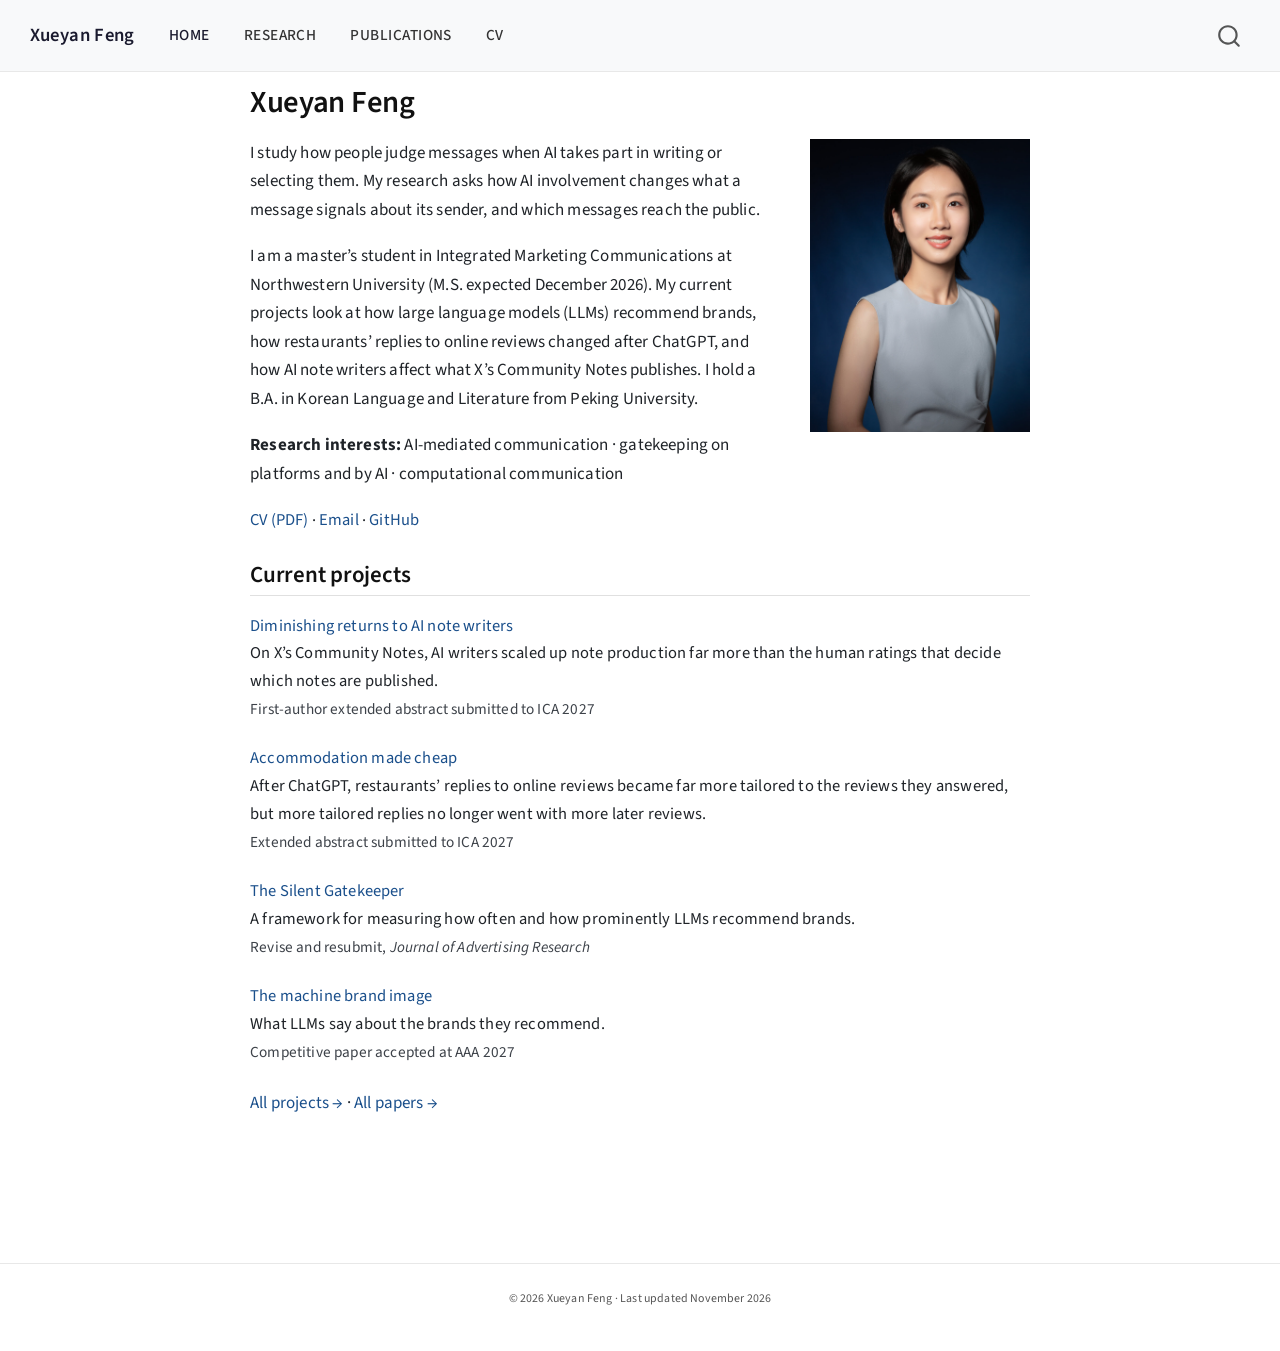
<file: index.html>
<!DOCTYPE html>
<html xmlns="http://www.w3.org/1999/xhtml" lang="en" xml:lang="en"><head>

<meta charset="utf-8">
<meta name="generator" content="quarto-1.11.9">

<meta name="viewport" content="width=device-width, initial-scale=1.0, user-scalable=yes">


<title>Xueyan Feng</title>
<style>
/* Default styles provided by pandoc.
** See https://pandoc.org/MANUAL.html#variables-for-html for config info.
*/
span.smallcaps{font-variant: small-caps;}
div.columns{display: flex; gap: 1.5em;}
div.column{flex: auto;}
@media screen {
div.columns{gap: min(4vw, 1.5em);}
div.column{overflow-x: auto;}
}
div.hanging-indent{margin-left: 1.5em; text-indent: -1.5em;}
ul.task-list{list-style: none;}
ul.task-list li input[type="checkbox"] {
  width: 0.8em;
  margin: 0 0.8em 0.2em -1em; /* quarto-specific, see https://github.com/quarto-dev/quarto-cli/issues/4556 */ 
  vertical-align: middle;
}
</style>


<script src="site_libs/quarto-nav/quarto-nav.js"></script>
<script src="site_libs/quarto-nav/headroom.min.js"></script>
<script src="site_libs/clipboard/clipboard.min.js"></script>
<script src="site_libs/quarto-search/autocomplete.umd.js"></script>
<script src="site_libs/quarto-search/fuse.min.js"></script>
<script src="site_libs/quarto-search/quarto-search.js"></script>
<meta name="quarto:offset" content="./">
<script src="site_libs/quarto-html/quarto.js" type="module"></script>
<script src="site_libs/quarto-html/tabsets/tabsets.js" type="module"></script>
<script src="site_libs/quarto-html/scrollable-regions/scrollable-regions.js" type="module"></script>
<script src="site_libs/quarto-html/popper.min.js"></script>
<script src="site_libs/quarto-html/tippy.umd.min.js"></script>
<script src="site_libs/quarto-html/anchor.min.js"></script>
<link href="site_libs/quarto-html/tippy.css" rel="stylesheet">
<link href="site_libs/quarto-html/quarto-syntax-highlighting-63b5708e65d6cd79cd7618c58d0c21e7.css" rel="stylesheet" id="quarto-text-highlighting-styles">
<script src="site_libs/bootstrap/bootstrap.min.js"></script>
<link href="site_libs/bootstrap/bootstrap-icons.css" rel="stylesheet">
<link href="site_libs/bootstrap/bootstrap-f89d68873f5cbb4ab34755326dc556c0.min.css" rel="stylesheet" append-hash="true" id="quarto-bootstrap" data-mode="light">
<script id="quarto-search-options" type="application/json">{
  "location": "navbar",
  "copy-button": false,
  "collapse-after": 3,
  "panel-placement": "end",
  "type": "overlay",
  "limit": 50,
  "keyboard-shortcut": [
    "f",
    "/",
    "s"
  ],
  "show-item-context": false,
  "language": {
    "search-no-results-text": "No results",
    "search-matching-documents-text": "matching documents",
    "search-copy-link-title": "Copy link to search",
    "search-hide-matches-text": "Hide additional matches",
    "search-more-match-text": "more match in this document",
    "search-more-matches-text": "more matches in this document",
    "search-clear-button-title": "Clear",
    "search-text-placeholder": "",
    "search-detached-cancel-button-title": "Cancel",
    "search-submit-button-title": "Submit",
    "search-label": "Search"
  }
}</script>


<link rel="stylesheet" href="styles.css">
<meta property="og:title" content="Xueyan Feng">
<meta property="og:description" content="Xueyan Feng studies how people judge messages when AI takes part in writing or selecting them.">
<meta property="og:image" content="https://xueyan-feng.github.io/images/headshot.jpg">
<meta property="og:site_name" content="Xueyan Feng">
<meta property="og:image:alt" content="Photo of Xueyan Feng">
<meta property="og:image:height" content="1400">
<meta property="og:image:width" content="933">
</head>

<body class="nav-fixed fullcontent quarto-light"><a id="quarto-skip-link" class="visually-hidden-focusable" href="#quarto-document-content">Skip to main content</a>

<div id="quarto-search-results"></div>
  <header id="quarto-header" class="headroom fixed-top">
    <nav class="navbar navbar-expand-lg " data-bs-theme="dark" aria-label="Site">
      <div class="navbar-container container-fluid">
      <div class="navbar-brand-container mx-auto">
    <a class="navbar-brand" href="./index.html">
    <span class="navbar-title">Xueyan Feng</span>
    </a>
  </div>
          <button class="navbar-toggler" type="button" data-bs-toggle="collapse" data-bs-target="#navbarCollapse" aria-controls="navbarCollapse" aria-expanded="false" aria-label="Toggle navigation" onclick="if (window.quartoToggleHeadroom) { window.quartoToggleHeadroom(); }">
  <span class="navbar-toggler-icon"></span>
</button>
          <div class="collapse navbar-collapse" id="navbarCollapse">
            <ul class="navbar-nav navbar-nav-scroll me-auto">
  <li class="nav-item">
    <a class="nav-link active" href="./index.html" aria-current="page"> 
<span class="menu-text">Home</span></a>
  </li>  
  <li class="nav-item">
    <a class="nav-link" href="./research.html"> 
<span class="menu-text">Research</span></a>
  </li>  
  <li class="nav-item">
    <a class="nav-link" href="./publications.html"> 
<span class="menu-text">Publications</span></a>
  </li>  
  <li class="nav-item">
    <a class="nav-link" href="./cv.html"> 
<span class="menu-text">CV</span></a>
  </li>  
</ul>
          </div> <!-- /navcollapse -->
            <div class="quarto-navbar-tools">
</div>
            <div id="quarto-search" class="" title="Search"></div>
      </div> <!-- /container-fluid -->
    </nav>
</header>
<!-- content -->
<div id="quarto-content" class="quarto-container page-columns page-rows-contents page-layout-article page-navbar">
<!-- sidebar -->
<!-- margin-sidebar -->
    
<!-- main -->
<main class="content" id="quarto-document-content" tabindex="-1">

<header id="title-block-header" class="quarto-title-block default">
<div class="quarto-title">
<h1 class="title">Xueyan Feng</h1>
</div>



<div class="quarto-title-meta">

    
  
    
  </div>
  


</header>


<div class="grid hero-section">
<div class="g-col-md-8 g-col-12">
<p>I study how people judge messages when AI takes part in writing or selecting them. My research asks how AI involvement changes what a message signals about its sender, and which messages reach the public.</p>
<p>I am a master’s student in Integrated Marketing Communications at Northwestern University (M.S. expected December 2026). My current projects look at how large language models (LLMs) recommend brands, how restaurants’ replies to online reviews changed after ChatGPT, and how AI note writers affect what X’s Community Notes publishes. I hold a B.A. in Korean Language and Literature from Peking University.</p>
<p><strong>Research interests:</strong> AI-mediated communication · gatekeeping on platforms and by AI · computational communication</p>
<div class="link-row">
<p><a href="Xueyan_Feng_Academic_CV.pdf">CV (PDF)</a> · <a href="mailto:XueyanFeng2026@u.northwestern.edu">Email</a> · <a href="https://github.com/xueyan-feng">GitHub</a></p>
</div>
</div>
<div class="g-col-md-4 g-col-12 hero-image-col">
<p><img src="images/headshot.jpg" class="hero-headshot img-fluid" alt="Photo of Xueyan Feng"></p>
</div>
</div>
<section id="current-projects" class="level2">
<h2 class="anchored" data-anchor-id="current-projects">Current projects</h2>
<div class="project-list">
<p><strong><a href="./research.html#community-notes">Diminishing returns to AI note writers</a></strong><br>
On X’s Community Notes, AI writers scaled up note production far more than the human ratings that decide which notes are published.<br>
<span class="status">First-author extended abstract submitted to ICA 2027</span></p>
<p><strong><a href="./research.html#opentable">Accommodation made cheap</a></strong><br>
After ChatGPT, restaurants’ replies to online reviews became far more tailored to the reviews they answered, but more tailored replies no longer went with more later reviews.<br>
<span class="status">Extended abstract submitted to ICA 2027</span></p>
<p><strong><a href="./research.html#brand-visibility">The Silent Gatekeeper</a></strong><br>
A framework for measuring how often and how prominently LLMs recommend brands.<br>
<span class="status">Revise and resubmit, <em>Journal of Advertising Research</em></span></p>
<p><strong><a href="./research.html#machine-brand-image">The machine brand image</a></strong><br>
What LLMs say about the brands they recommend.<br>
<span class="status">Competitive paper accepted at AAA 2027</span></p>
</div>
<p><a href="./research.html">All projects →</a> · <a href="./publications.html">All papers →</a></p>


</section>

</main> <!-- /main -->
<script id="quarto-html-after-body" type="application/javascript">
  window.document.addEventListener("DOMContentLoaded", function (event) {
    const icon = "";
    const anchorJS = new window.AnchorJS();
    anchorJS.options = {
      placement: 'right',
      icon: icon
    };
    anchorJS.add('.anchored');
    const isCodeAnnotation = (el) => {
      for (const clz of el.classList) {
        if (clz.startsWith('code-annotation-')) {                     
          return true;
        }
      }
      return false;
    }
    const onCopySuccess = function(e) {
      // button target
      const button = e.trigger;
      // don't keep focus
      button.blur();
      // flash "checked"
      button.classList.add('code-copy-button-checked');
      var currentTitle = button.getAttribute("title");
      button.setAttribute("title", "Copied!");
      let tooltip;
      if (window.bootstrap) {
        button.setAttribute("data-bs-toggle", "tooltip");
        button.setAttribute("data-bs-placement", "left");
        button.setAttribute("data-bs-title", "Copied!");
        tooltip = new bootstrap.Tooltip(button, 
          { trigger: "manual", 
            customClass: "code-copy-button-tooltip",
            offset: [0, -8]});
        tooltip.show();    
      }
      setTimeout(function() {
        if (tooltip) {
          tooltip.hide();
          button.removeAttribute("data-bs-title");
          button.removeAttribute("data-bs-toggle");
          button.removeAttribute("data-bs-placement");
        }
        button.setAttribute("title", currentTitle);
        button.classList.remove('code-copy-button-checked');
      }, 1000);
      // clear code selection
      e.clearSelection();
    }
    const getTextToCopy = function(trigger) {
      const outerScaffold = trigger.parentElement.cloneNode(true);
      const codeEl = outerScaffold.querySelector('code');
      for (const childEl of codeEl.children) {
        if (isCodeAnnotation(childEl)) {
          childEl.remove();
        }
      }
      return codeEl.innerText;
    }
    const clipboard = new window.ClipboardJS('.code-copy-button:not([data-in-quarto-modal])', {
      text: getTextToCopy
    });
    clipboard.on('success', onCopySuccess);
    if (window.document.getElementById('quarto-embedded-source-code-modal')) {
      const clipboardModal = new window.ClipboardJS('.code-copy-button[data-in-quarto-modal]', {
        text: getTextToCopy,
        container: window.document.getElementById('quarto-embedded-source-code-modal')
      });
      clipboardModal.on('success', onCopySuccess);
    }
      var localhostRegex = new RegExp(/^(?:http|https):\/\/localhost\:?[0-9]*\//);
      var mailtoRegex = new RegExp(/^mailto:/);
        var filterRegex = new RegExp("https:\/\/xueyan-feng\.github\.io");
      const newWindowLabel = "(opens in a new tab)";
      const newWindowNoteId = "quarto-ext-newwindow-label";
      // Links reference one hidden label through aria-describedby, so the
      // announcement never changes their accessible name.
      var describeNewWindow = (link) => {
        if (!window.document.getElementById(newWindowNoteId)) {
          var newWindowNote = window.document.createElement("span");
          newWindowNote.id = newWindowNoteId;
          newWindowNote.hidden = true;
          newWindowNote.textContent = newWindowLabel;
          window.document.body.appendChild(newWindowNote);
        }
        var describedBy = (link.getAttribute("aria-describedby") || "").split(/\s+/).filter(Boolean);
        if (!describedBy.includes(newWindowNoteId)) {
          describedBy.push(newWindowNoteId);
          link.setAttribute("aria-describedby", describedBy.join(" "));
        }
      }
      var isInternal = (href) => {
          return filterRegex.test(href) || localhostRegex.test(href) || mailtoRegex.test(href);
      }
      // Inspect non-navigation links and adorn them if external
      window.quartoDecorateExternalLinks = function (root) {
     var links = (root || window.document).querySelectorAll('a[href]:not(.nav-link):not(.navbar-brand):not(.toc-action):not(.sidebar-link):not(.sidebar-item-toggle):not(.pagination-link):not(.no-external):not([aria-hidden]):not(.dropdown-item):not(.quarto-navigation-tool):not(.about-link)');
      for (var i=0; i<links.length; i++) {
        const link = links[i];
        if (!isInternal(link.href)) {
          // undo the damage that might have been done by quarto-nav.js in the case of
          // links that we want to consider external
          if (link.dataset.originalHref !== undefined) {
            link.href = link.dataset.originalHref;
          }
            // target, if specified
            link.setAttribute("target", "_blank");
            if (link.getAttribute("rel") === null) {
              link.setAttribute("rel", "noopener");
            }
            describeNewWindow(link);
          if (!link.classList.contains('no-external-icon')) {
          }
        }
      }
      };
      window.quartoDecorateExternalLinks(window.document);
    // Esc closes the popup (WCAG 1.4.13) and focus leaving both trigger and
    // popup closes it (WCAG 2.4.11); tippy handles neither for interactive popups.
    const hideOnEscAndFocusOut = {
      name: 'hideOnEscAndFocusOut',
      defaultValue: true,
      fn(instance) {
        const dismiss = () => {
          // A show scheduled by the trigger delay would otherwise reopen it
          instance.clearDelayTimeouts();
          instance.hide();
        };
        const onKeyDown = (event) => {
          if (event.key !== 'Escape') {
            return;
          }
          // Keep Esc from also reaching page handlers (e.g. reveal.js overview),
          // except an open reveal.js slide menu, which Esc should close too.
          // The menu handles keys only when its keyboard option is on.
          const menuHandlesEsc = window.Reveal?.getPlugin?.('menu')?.isOpen() &&
            window.Reveal.getConfig().menu?.keyboard !== false;
          if (!menuHandlesEsc) {
            event.stopPropagation();
          }
          if (instance.popper.contains(window.document.activeElement)) {
            // Disabled while refocusing so the focus trigger does not reopen it
            instance.disable();
            instance.reference.focus();
            instance.enable();
          }
          dismiss();
        };
        const onFocusOut = (event) => {
          const target = event.relatedTarget;
          if (target && !instance.reference.contains(target) &&
              !instance.popper.contains(target)) {
            dismiss();
          }
        };
        // On the trigger too: a click trigger (code-annotations: select) has no
        // blur handling. Attached for the instance's lifetime so leaving the
        // trigger also cancels a show still pending on the trigger delay.
        instance.reference.addEventListener('focusout', onFocusOut);
        return {
          onShow() {
            window.document.addEventListener('keydown', onKeyDown, true);
            instance.popper.addEventListener('focusout', onFocusOut);
          },
          onHide() {
            window.document.removeEventListener('keydown', onKeyDown, true);
            instance.popper.removeEventListener('focusout', onFocusOut);
          },
          onDestroy() {
            instance.reference.removeEventListener('focusout', onFocusOut);
          },
        };
      },
    };
    function tippyHover(el, contentFn, onTriggerFn, onUntriggerFn) {
      const config = {
        allowHTML: true,
        maxWidth: 500,
        delay: 100,
        arrow: false,
        appendTo: function(el) {
            return el.parentElement;
        },
        interactive: true,
        interactiveBorder: 10,
        theme: 'quarto',
        placement: 'bottom-start',
        plugins: [hideOnEscAndFocusOut],
      };
      if (contentFn) {
        config.content = contentFn;
      }
      if (onTriggerFn) {
        config.onTrigger = onTriggerFn;
      }
      if (onUntriggerFn) {
        config.onUntrigger = onUntriggerFn;
      }
      window.tippy(el, config); 
    }
    const noterefs = window.document.querySelectorAll('a[role="doc-noteref"]');
    for (var i=0; i<noterefs.length; i++) {
      const ref = noterefs[i];
      tippyHover(ref, function() {
        // use id or data attribute instead here
        let href = ref.getAttribute('data-footnote-href') || ref.getAttribute('href');
        try { href = new URL(href).hash; } catch {}
        const id = href.replace(/^#\/?/, "");
        const note = window.document.getElementById(id);
        if (note) {
          return note.innerHTML;
        } else {
          return "";
        }
      });
    }
    const xrefs = window.document.querySelectorAll('a.quarto-xref');
    const processXRef = (id, note) => {
      // Strip column container classes
      const stripColumnClz = (el) => {
        el.classList.remove("page-full", "page-columns");
        if (el.children) {
          for (const child of el.children) {
            stripColumnClz(child);
          }
        }
      }
      stripColumnClz(note)
      if (id === null || id.startsWith('sec-')) {
        // Special case sections, only their first couple elements
        const container = document.createElement("div");
        if (note.children && note.children.length > 2) {
          container.appendChild(note.children[0].cloneNode(true));
          for (let i = 1; i < note.children.length; i++) {
            const child = note.children[i];
            if (child.tagName === "P" && child.innerText === "") {
              continue;
            } else {
              container.appendChild(child.cloneNode(true));
              break;
            }
          }
          if (window.Quarto?.typesetMath) {
            window.Quarto.typesetMath(container);
          }
          return container.innerHTML
        } else {
          if (window.Quarto?.typesetMath) {
            window.Quarto.typesetMath(note);
          }
          return note.innerHTML;
        }
      } else {
        // Remove any anchor links if they are present
        const anchorLink = note.querySelector('a.anchorjs-link');
        if (anchorLink) {
          anchorLink.remove();
        }
        if (window.Quarto?.typesetMath) {
          window.Quarto.typesetMath(note);
        }
        if (note.classList.contains("callout")) {
          return note.outerHTML;
        } else {
          return note.innerHTML;
        }
      }
    }
    for (var i=0; i<xrefs.length; i++) {
      const xref = xrefs[i];
      tippyHover(xref, undefined, function(instance) {
        instance.disable();
        let url = xref.getAttribute('href');
        let hash = undefined; 
        if (url.startsWith('#')) {
          hash = url;
        } else {
          try { hash = new URL(url).hash; } catch {}
        }
        if (hash) {
          const id = hash.replace(/^#\/?/, "");
          const note = window.document.getElementById(id);
          if (note !== null) {
            try {
              const html = processXRef(id, note.cloneNode(true));
              instance.setContent(html);
            } finally {
              instance.enable();
              instance.show();
            }
          } else {
            // See if we can fetch this
            fetch(url.split('#')[0])
            .then(res => res.text())
            .then(html => {
              const parser = new DOMParser();
              const htmlDoc = parser.parseFromString(html, "text/html");
              const note = htmlDoc.getElementById(id);
              if (note !== null) {
                const html = processXRef(id, note);
                instance.setContent(html);
              } 
            }).finally(() => {
              instance.enable();
              instance.show();
            });
          }
        } else {
          // See if we can fetch a full url (with no hash to target)
          // This is a special case and we should probably do some content thinning / targeting
          fetch(url)
          .then(res => res.text())
          .then(html => {
            const parser = new DOMParser();
            const htmlDoc = parser.parseFromString(html, "text/html");
            const note = htmlDoc.querySelector('main.content');
            if (note !== null) {
              // This should only happen for chapter cross references
              // (since there is no id in the URL)
              // remove the first header
              if (note.children.length > 0 && note.children[0].tagName === "HEADER") {
                note.children[0].remove();
              }
              const html = processXRef(null, note);
              instance.setContent(html);
            } 
          }).finally(() => {
            instance.enable();
            instance.show();
          });
        }
      }, function(instance) {
      });
    }
        let selectedAnnoteEl;
        const selectorForAnnotation = ( cell, annotation) => {
          let cellAttr = 'data-code-cell="' + cell + '"';
          let lineAttr = 'data-code-annotation="' +  annotation + '"';
          const selector = 'span[' + cellAttr + '][' + lineAttr + ']';
          return selector;
        }
        const selectCodeLines = (annoteEl) => {
          const doc = window.document;
          const targetCell = annoteEl.getAttribute("data-target-cell");
          const targetAnnotation = annoteEl.getAttribute("data-target-annotation");
          const annoteSpan = window.document.querySelector(selectorForAnnotation(targetCell, targetAnnotation));
          const lines = annoteSpan.getAttribute("data-code-lines").split(",");
          const lineIds = lines.map((line) => {
            return targetCell + "-" + line;
          })
          // Each band is positioned against its own containing block, which is
          // not the offsetParent of the lines, so place it from client rects.
          const placeBand = (band, firstEl, lastEl, codeBlock) => {
            const container = band.offsetParent;
            if (container === null) {
              return;
            }
            const containerRect = container.getBoundingClientRect();
            // Reveal.js scales slides with a transform, so convert client
            // pixels back to the CSS pixels of the container.
            const scale = containerRect.height / container.offsetHeight || 1;
            const firstRect = firstEl.getBoundingClientRect();
            const lastRect = lastEl.getBoundingClientRect();
            const top = (firstRect.top - containerRect.top) / scale - container.clientTop + container.scrollTop;
            const height = (lastRect.bottom - firstRect.top) / scale;
            band.style.top = top - 2 + "px";
            band.style.height = height + 4 + "px";
            if (codeBlock) {
              // Without the copy button wrapper, the containing block is wider
              // than the code block, so span the code block explicitly.
              const blockRect = codeBlock.getBoundingClientRect();
              band.style.left = (blockRect.left - containerRect.left) / scale - container.clientLeft + container.scrollLeft + "px";
              band.style.width = blockRect.width / scale + "px";
            }
          };
          if (lineIds.length > 0) {
            const el = window.document.getElementById(lineIds[0]);
            const lastEl = window.document.getElementById(lineIds[lineIds.length - 1]);
            const parent = el.parentElement.parentElement;
            // cook up a div (if necessary) and position it
            let div = window.document.getElementById("code-annotation-line-highlight");
            if (div === null) {
              div = window.document.createElement("div");
              div.setAttribute("id", "code-annotation-line-highlight");
              div.style.position = 'absolute';
              parent.appendChild(div);
            }
            placeBand(div, el, lastEl, parent.closest("div.sourceCode") || parent);
            let gutterDiv = window.document.getElementById("code-annotation-line-highlight-gutter");
            if (gutterDiv === null) {
              gutterDiv = window.document.createElement("div");
              gutterDiv.setAttribute("id", "code-annotation-line-highlight-gutter");
              gutterDiv.style.position = 'absolute';
              const codeCell = window.document.getElementById(targetCell);
              const gutter = codeCell.querySelector('.code-annotation-gutter');
              gutter.appendChild(gutterDiv);
            }
            placeBand(gutterDiv, el, lastEl);
            selectedAnnoteEl = annoteEl;
          }
        };
        const unselectCodeLines = () => {
          const elementsIds = ["code-annotation-line-highlight", "code-annotation-line-highlight-gutter"];
          elementsIds.forEach((elId) => {
            const div = window.document.getElementById(elId);
            if (div) {
              div.remove();
            }
          });
          selectedAnnoteEl = undefined;
        };
          // Handle positioning of the toggle
      window.addEventListener(
        "resize",
        throttle(() => {
          elRect = undefined;
          if (selectedAnnoteEl) {
            selectCodeLines(selectedAnnoteEl);
          }
        }, 10)
      );
      function throttle(fn, ms) {
      let throttle = false;
      let timer;
        return (...args) => {
          if(!throttle) { // first call gets through
              fn.apply(this, args);
              throttle = true;
          } else { // all the others get throttled
              if(timer) clearTimeout(timer); // cancel #2
              timer = setTimeout(() => {
                fn.apply(this, args);
                timer = throttle = false;
              }, ms);
          }
        };
      }
        // Attach click handler to the DT
        const annoteDls = window.document.querySelectorAll('dt[data-target-cell]');
        for (const annoteDlNode of annoteDls) {
          annoteDlNode.addEventListener('click', (event) => {
            const clickedEl = event.target;
            if (clickedEl !== selectedAnnoteEl) {
              unselectCodeLines();
              const activeEl = window.document.querySelector('dt[data-target-cell].code-annotation-active');
              if (activeEl) {
                activeEl.classList.remove('code-annotation-active');
              }
              selectCodeLines(clickedEl);
              clickedEl.classList.add('code-annotation-active');
            } else {
              // Unselect the line
              unselectCodeLines();
              clickedEl.classList.remove('code-annotation-active');
            }
          });
        }
    const findCites = (el) => {
      const parentEl = el.parentElement;
      if (parentEl) {
        const cites = parentEl.dataset.cites;
        if (cites) {
          return {
            el,
            cites: cites.split(' ')
          };
        } else {
          return findCites(el.parentElement)
        }
      } else {
        return undefined;
      }
    };
    var bibliorefs = window.document.querySelectorAll('a[role="doc-biblioref"]');
    for (var i=0; i<bibliorefs.length; i++) {
      const ref = bibliorefs[i];
      const citeInfo = findCites(ref);
      if (citeInfo) {
        tippyHover(citeInfo.el, function() {
          var popup = window.document.createElement('div');
          citeInfo.cites.forEach(function(cite) {
            var citeDiv = window.document.createElement('div');
            citeDiv.classList.add('hanging-indent');
            citeDiv.classList.add('csl-entry');
            var biblioDiv = window.document.getElementById('ref-' + cite);
            if (biblioDiv) {
              citeDiv.innerHTML = biblioDiv.innerHTML;
            }
            popup.appendChild(citeDiv);
          });
          return popup.innerHTML;
        });
      }
    }
  });
  </script>
  <script type="application/javascript">
  window.quartoScrollableRegionsLabels = {"code":"Scrollable code","output":"Scrollable output"};
  </script>
</div> <!-- /content -->
<footer class="footer">
  <div class="nav-footer">
    <div class="nav-footer-left">
      &nbsp;
    </div>   
    <div class="nav-footer-center">
<p>© 2026 Xueyan Feng · Last updated November 2026</p>
</div>
    <div class="nav-footer-right">
      &nbsp;
    </div>
  </div>
</footer>




</body></html>
</file>
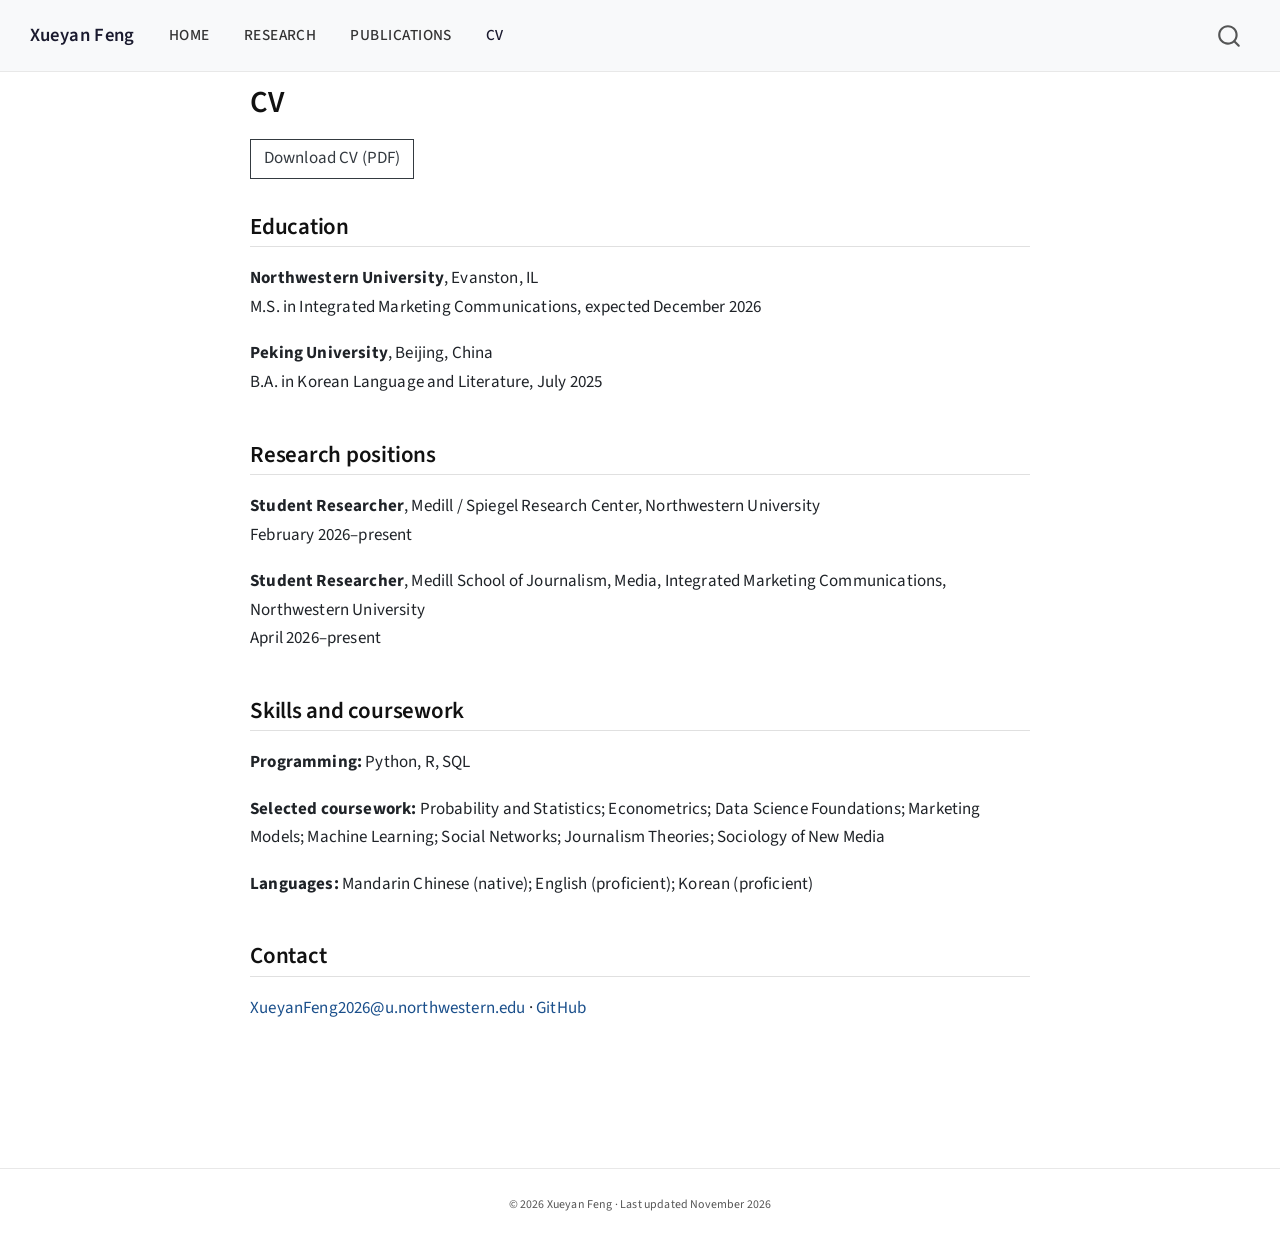
<file: cv.html>
<!DOCTYPE html>
<html xmlns="http://www.w3.org/1999/xhtml" lang="en" xml:lang="en"><head>

<meta charset="utf-8">
<meta name="generator" content="quarto-1.11.9">

<meta name="viewport" content="width=device-width, initial-scale=1.0, user-scalable=yes">


<title>CV – Xueyan Feng</title>
<style>
/* Default styles provided by pandoc.
** See https://pandoc.org/MANUAL.html#variables-for-html for config info.
*/
span.smallcaps{font-variant: small-caps;}
div.columns{display: flex; gap: 1.5em;}
div.column{flex: auto;}
@media screen {
div.columns{gap: min(4vw, 1.5em);}
div.column{overflow-x: auto;}
}
div.hanging-indent{margin-left: 1.5em; text-indent: -1.5em;}
ul.task-list{list-style: none;}
ul.task-list li input[type="checkbox"] {
  width: 0.8em;
  margin: 0 0.8em 0.2em -1em; /* quarto-specific, see https://github.com/quarto-dev/quarto-cli/issues/4556 */ 
  vertical-align: middle;
}
</style>


<script src="site_libs/quarto-nav/quarto-nav.js"></script>
<script src="site_libs/quarto-nav/headroom.min.js"></script>
<script src="site_libs/clipboard/clipboard.min.js"></script>
<script src="site_libs/quarto-search/autocomplete.umd.js"></script>
<script src="site_libs/quarto-search/fuse.min.js"></script>
<script src="site_libs/quarto-search/quarto-search.js"></script>
<meta name="quarto:offset" content="./">
<script src="site_libs/quarto-html/quarto.js" type="module"></script>
<script src="site_libs/quarto-html/tabsets/tabsets.js" type="module"></script>
<script src="site_libs/quarto-html/scrollable-regions/scrollable-regions.js" type="module"></script>
<script src="site_libs/quarto-html/popper.min.js"></script>
<script src="site_libs/quarto-html/tippy.umd.min.js"></script>
<script src="site_libs/quarto-html/anchor.min.js"></script>
<link href="site_libs/quarto-html/tippy.css" rel="stylesheet">
<link href="site_libs/quarto-html/quarto-syntax-highlighting-63b5708e65d6cd79cd7618c58d0c21e7.css" rel="stylesheet" id="quarto-text-highlighting-styles">
<script src="site_libs/bootstrap/bootstrap.min.js"></script>
<link href="site_libs/bootstrap/bootstrap-icons.css" rel="stylesheet">
<link href="site_libs/bootstrap/bootstrap-f89d68873f5cbb4ab34755326dc556c0.min.css" rel="stylesheet" append-hash="true" id="quarto-bootstrap" data-mode="light">
<script id="quarto-search-options" type="application/json">{
  "location": "navbar",
  "copy-button": false,
  "collapse-after": 3,
  "panel-placement": "end",
  "type": "overlay",
  "limit": 50,
  "keyboard-shortcut": [
    "f",
    "/",
    "s"
  ],
  "show-item-context": false,
  "language": {
    "search-no-results-text": "No results",
    "search-matching-documents-text": "matching documents",
    "search-copy-link-title": "Copy link to search",
    "search-hide-matches-text": "Hide additional matches",
    "search-more-match-text": "more match in this document",
    "search-more-matches-text": "more matches in this document",
    "search-clear-button-title": "Clear",
    "search-text-placeholder": "",
    "search-detached-cancel-button-title": "Cancel",
    "search-submit-button-title": "Submit",
    "search-label": "Search"
  }
}</script>


<link rel="stylesheet" href="styles.css">
<meta property="og:title" content="CV – Xueyan Feng">
<meta property="og:description" content="Xueyan Feng studies how people judge messages when AI takes part in writing or selecting them.">
<meta property="og:site_name" content="Xueyan Feng">
</head>

<body class="nav-fixed fullcontent quarto-light"><a id="quarto-skip-link" class="visually-hidden-focusable" href="#quarto-document-content">Skip to main content</a>

<div id="quarto-search-results"></div>
  <header id="quarto-header" class="headroom fixed-top">
    <nav class="navbar navbar-expand-lg " data-bs-theme="dark" aria-label="Site">
      <div class="navbar-container container-fluid">
      <div class="navbar-brand-container mx-auto">
    <a class="navbar-brand" href="./index.html">
    <span class="navbar-title">Xueyan Feng</span>
    </a>
  </div>
          <button class="navbar-toggler" type="button" data-bs-toggle="collapse" data-bs-target="#navbarCollapse" aria-controls="navbarCollapse" aria-expanded="false" aria-label="Toggle navigation" onclick="if (window.quartoToggleHeadroom) { window.quartoToggleHeadroom(); }">
  <span class="navbar-toggler-icon"></span>
</button>
          <div class="collapse navbar-collapse" id="navbarCollapse">
            <ul class="navbar-nav navbar-nav-scroll me-auto">
  <li class="nav-item">
    <a class="nav-link" href="./index.html"> 
<span class="menu-text">Home</span></a>
  </li>  
  <li class="nav-item">
    <a class="nav-link" href="./research.html"> 
<span class="menu-text">Research</span></a>
  </li>  
  <li class="nav-item">
    <a class="nav-link" href="./publications.html"> 
<span class="menu-text">Publications</span></a>
  </li>  
  <li class="nav-item">
    <a class="nav-link active" href="./cv.html" aria-current="page"> 
<span class="menu-text">CV</span></a>
  </li>  
</ul>
          </div> <!-- /navcollapse -->
            <div class="quarto-navbar-tools">
</div>
            <div id="quarto-search" class="" title="Search"></div>
      </div> <!-- /container-fluid -->
    </nav>
</header>
<!-- content -->
<div id="quarto-content" class="quarto-container page-columns page-rows-contents page-layout-article page-navbar">
<!-- sidebar -->
<!-- margin-sidebar -->
    
<!-- main -->
<main class="content" id="quarto-document-content" tabindex="-1">

<header id="title-block-header" class="quarto-title-block default">
<div class="quarto-title">
<h1 class="title">CV</h1>
</div>



<div class="quarto-title-meta">

    
  
    
  </div>
  


</header>


<p><a href="Xueyan_Feng_Academic_CV.pdf" class="btn btn-outline-dark">Download CV (PDF)</a></p>
<section id="education" class="level2">
<h2 class="anchored" data-anchor-id="education">Education</h2>
<p><strong>Northwestern University</strong>, Evanston, IL<br>
M.S. in Integrated Marketing Communications, expected December 2026</p>
<p><strong>Peking University</strong>, Beijing, China<br>
B.A. in Korean Language and Literature, July 2025</p>
</section>
<section id="research-positions" class="level2">
<h2 class="anchored" data-anchor-id="research-positions">Research positions</h2>
<p><strong>Student Researcher</strong>, Medill / Spiegel Research Center, Northwestern University<br>
February 2026–present</p>
<p><strong>Student Researcher</strong>, Medill School of Journalism, Media, Integrated Marketing Communications, Northwestern University<br>
April 2026–present</p>
</section>
<section id="skills-and-coursework" class="level2">
<h2 class="anchored" data-anchor-id="skills-and-coursework">Skills and coursework</h2>
<p><strong>Programming:</strong> Python, R, SQL</p>
<p><strong>Selected coursework:</strong> Probability and Statistics; Econometrics; Data Science Foundations; Marketing Models; Machine Learning; Social Networks; Journalism Theories; Sociology of New Media</p>
<p><strong>Languages:</strong> Mandarin Chinese (native); English (proficient); Korean (proficient)</p>
</section>
<section id="contact" class="level2">
<h2 class="anchored" data-anchor-id="contact">Contact</h2>
<p><a href="mailto:XueyanFeng2026@u.northwestern.edu">XueyanFeng2026@u.northwestern.edu</a> · <a href="https://github.com/xueyan-feng">GitHub</a></p>


</section>

</main> <!-- /main -->
<script id="quarto-html-after-body" type="application/javascript">
  window.document.addEventListener("DOMContentLoaded", function (event) {
    const icon = "";
    const anchorJS = new window.AnchorJS();
    anchorJS.options = {
      placement: 'right',
      icon: icon
    };
    anchorJS.add('.anchored');
    const isCodeAnnotation = (el) => {
      for (const clz of el.classList) {
        if (clz.startsWith('code-annotation-')) {                     
          return true;
        }
      }
      return false;
    }
    const onCopySuccess = function(e) {
      // button target
      const button = e.trigger;
      // don't keep focus
      button.blur();
      // flash "checked"
      button.classList.add('code-copy-button-checked');
      var currentTitle = button.getAttribute("title");
      button.setAttribute("title", "Copied!");
      let tooltip;
      if (window.bootstrap) {
        button.setAttribute("data-bs-toggle", "tooltip");
        button.setAttribute("data-bs-placement", "left");
        button.setAttribute("data-bs-title", "Copied!");
        tooltip = new bootstrap.Tooltip(button, 
          { trigger: "manual", 
            customClass: "code-copy-button-tooltip",
            offset: [0, -8]});
        tooltip.show();    
      }
      setTimeout(function() {
        if (tooltip) {
          tooltip.hide();
          button.removeAttribute("data-bs-title");
          button.removeAttribute("data-bs-toggle");
          button.removeAttribute("data-bs-placement");
        }
        button.setAttribute("title", currentTitle);
        button.classList.remove('code-copy-button-checked');
      }, 1000);
      // clear code selection
      e.clearSelection();
    }
    const getTextToCopy = function(trigger) {
      const outerScaffold = trigger.parentElement.cloneNode(true);
      const codeEl = outerScaffold.querySelector('code');
      for (const childEl of codeEl.children) {
        if (isCodeAnnotation(childEl)) {
          childEl.remove();
        }
      }
      return codeEl.innerText;
    }
    const clipboard = new window.ClipboardJS('.code-copy-button:not([data-in-quarto-modal])', {
      text: getTextToCopy
    });
    clipboard.on('success', onCopySuccess);
    if (window.document.getElementById('quarto-embedded-source-code-modal')) {
      const clipboardModal = new window.ClipboardJS('.code-copy-button[data-in-quarto-modal]', {
        text: getTextToCopy,
        container: window.document.getElementById('quarto-embedded-source-code-modal')
      });
      clipboardModal.on('success', onCopySuccess);
    }
      var localhostRegex = new RegExp(/^(?:http|https):\/\/localhost\:?[0-9]*\//);
      var mailtoRegex = new RegExp(/^mailto:/);
        var filterRegex = new RegExp("https:\/\/xueyan-feng\.github\.io");
      const newWindowLabel = "(opens in a new tab)";
      const newWindowNoteId = "quarto-ext-newwindow-label";
      // Links reference one hidden label through aria-describedby, so the
      // announcement never changes their accessible name.
      var describeNewWindow = (link) => {
        if (!window.document.getElementById(newWindowNoteId)) {
          var newWindowNote = window.document.createElement("span");
          newWindowNote.id = newWindowNoteId;
          newWindowNote.hidden = true;
          newWindowNote.textContent = newWindowLabel;
          window.document.body.appendChild(newWindowNote);
        }
        var describedBy = (link.getAttribute("aria-describedby") || "").split(/\s+/).filter(Boolean);
        if (!describedBy.includes(newWindowNoteId)) {
          describedBy.push(newWindowNoteId);
          link.setAttribute("aria-describedby", describedBy.join(" "));
        }
      }
      var isInternal = (href) => {
          return filterRegex.test(href) || localhostRegex.test(href) || mailtoRegex.test(href);
      }
      // Inspect non-navigation links and adorn them if external
      window.quartoDecorateExternalLinks = function (root) {
     var links = (root || window.document).querySelectorAll('a[href]:not(.nav-link):not(.navbar-brand):not(.toc-action):not(.sidebar-link):not(.sidebar-item-toggle):not(.pagination-link):not(.no-external):not([aria-hidden]):not(.dropdown-item):not(.quarto-navigation-tool):not(.about-link)');
      for (var i=0; i<links.length; i++) {
        const link = links[i];
        if (!isInternal(link.href)) {
          // undo the damage that might have been done by quarto-nav.js in the case of
          // links that we want to consider external
          if (link.dataset.originalHref !== undefined) {
            link.href = link.dataset.originalHref;
          }
            // target, if specified
            link.setAttribute("target", "_blank");
            if (link.getAttribute("rel") === null) {
              link.setAttribute("rel", "noopener");
            }
            describeNewWindow(link);
          if (!link.classList.contains('no-external-icon')) {
          }
        }
      }
      };
      window.quartoDecorateExternalLinks(window.document);
    // Esc closes the popup (WCAG 1.4.13) and focus leaving both trigger and
    // popup closes it (WCAG 2.4.11); tippy handles neither for interactive popups.
    const hideOnEscAndFocusOut = {
      name: 'hideOnEscAndFocusOut',
      defaultValue: true,
      fn(instance) {
        const dismiss = () => {
          // A show scheduled by the trigger delay would otherwise reopen it
          instance.clearDelayTimeouts();
          instance.hide();
        };
        const onKeyDown = (event) => {
          if (event.key !== 'Escape') {
            return;
          }
          // Keep Esc from also reaching page handlers (e.g. reveal.js overview),
          // except an open reveal.js slide menu, which Esc should close too.
          // The menu handles keys only when its keyboard option is on.
          const menuHandlesEsc = window.Reveal?.getPlugin?.('menu')?.isOpen() &&
            window.Reveal.getConfig().menu?.keyboard !== false;
          if (!menuHandlesEsc) {
            event.stopPropagation();
          }
          if (instance.popper.contains(window.document.activeElement)) {
            // Disabled while refocusing so the focus trigger does not reopen it
            instance.disable();
            instance.reference.focus();
            instance.enable();
          }
          dismiss();
        };
        const onFocusOut = (event) => {
          const target = event.relatedTarget;
          if (target && !instance.reference.contains(target) &&
              !instance.popper.contains(target)) {
            dismiss();
          }
        };
        // On the trigger too: a click trigger (code-annotations: select) has no
        // blur handling. Attached for the instance's lifetime so leaving the
        // trigger also cancels a show still pending on the trigger delay.
        instance.reference.addEventListener('focusout', onFocusOut);
        return {
          onShow() {
            window.document.addEventListener('keydown', onKeyDown, true);
            instance.popper.addEventListener('focusout', onFocusOut);
          },
          onHide() {
            window.document.removeEventListener('keydown', onKeyDown, true);
            instance.popper.removeEventListener('focusout', onFocusOut);
          },
          onDestroy() {
            instance.reference.removeEventListener('focusout', onFocusOut);
          },
        };
      },
    };
    function tippyHover(el, contentFn, onTriggerFn, onUntriggerFn) {
      const config = {
        allowHTML: true,
        maxWidth: 500,
        delay: 100,
        arrow: false,
        appendTo: function(el) {
            return el.parentElement;
        },
        interactive: true,
        interactiveBorder: 10,
        theme: 'quarto',
        placement: 'bottom-start',
        plugins: [hideOnEscAndFocusOut],
      };
      if (contentFn) {
        config.content = contentFn;
      }
      if (onTriggerFn) {
        config.onTrigger = onTriggerFn;
      }
      if (onUntriggerFn) {
        config.onUntrigger = onUntriggerFn;
      }
      window.tippy(el, config); 
    }
    const noterefs = window.document.querySelectorAll('a[role="doc-noteref"]');
    for (var i=0; i<noterefs.length; i++) {
      const ref = noterefs[i];
      tippyHover(ref, function() {
        // use id or data attribute instead here
        let href = ref.getAttribute('data-footnote-href') || ref.getAttribute('href');
        try { href = new URL(href).hash; } catch {}
        const id = href.replace(/^#\/?/, "");
        const note = window.document.getElementById(id);
        if (note) {
          return note.innerHTML;
        } else {
          return "";
        }
      });
    }
    const xrefs = window.document.querySelectorAll('a.quarto-xref');
    const processXRef = (id, note) => {
      // Strip column container classes
      const stripColumnClz = (el) => {
        el.classList.remove("page-full", "page-columns");
        if (el.children) {
          for (const child of el.children) {
            stripColumnClz(child);
          }
        }
      }
      stripColumnClz(note)
      if (id === null || id.startsWith('sec-')) {
        // Special case sections, only their first couple elements
        const container = document.createElement("div");
        if (note.children && note.children.length > 2) {
          container.appendChild(note.children[0].cloneNode(true));
          for (let i = 1; i < note.children.length; i++) {
            const child = note.children[i];
            if (child.tagName === "P" && child.innerText === "") {
              continue;
            } else {
              container.appendChild(child.cloneNode(true));
              break;
            }
          }
          if (window.Quarto?.typesetMath) {
            window.Quarto.typesetMath(container);
          }
          return container.innerHTML
        } else {
          if (window.Quarto?.typesetMath) {
            window.Quarto.typesetMath(note);
          }
          return note.innerHTML;
        }
      } else {
        // Remove any anchor links if they are present
        const anchorLink = note.querySelector('a.anchorjs-link');
        if (anchorLink) {
          anchorLink.remove();
        }
        if (window.Quarto?.typesetMath) {
          window.Quarto.typesetMath(note);
        }
        if (note.classList.contains("callout")) {
          return note.outerHTML;
        } else {
          return note.innerHTML;
        }
      }
    }
    for (var i=0; i<xrefs.length; i++) {
      const xref = xrefs[i];
      tippyHover(xref, undefined, function(instance) {
        instance.disable();
        let url = xref.getAttribute('href');
        let hash = undefined; 
        if (url.startsWith('#')) {
          hash = url;
        } else {
          try { hash = new URL(url).hash; } catch {}
        }
        if (hash) {
          const id = hash.replace(/^#\/?/, "");
          const note = window.document.getElementById(id);
          if (note !== null) {
            try {
              const html = processXRef(id, note.cloneNode(true));
              instance.setContent(html);
            } finally {
              instance.enable();
              instance.show();
            }
          } else {
            // See if we can fetch this
            fetch(url.split('#')[0])
            .then(res => res.text())
            .then(html => {
              const parser = new DOMParser();
              const htmlDoc = parser.parseFromString(html, "text/html");
              const note = htmlDoc.getElementById(id);
              if (note !== null) {
                const html = processXRef(id, note);
                instance.setContent(html);
              } 
            }).finally(() => {
              instance.enable();
              instance.show();
            });
          }
        } else {
          // See if we can fetch a full url (with no hash to target)
          // This is a special case and we should probably do some content thinning / targeting
          fetch(url)
          .then(res => res.text())
          .then(html => {
            const parser = new DOMParser();
            const htmlDoc = parser.parseFromString(html, "text/html");
            const note = htmlDoc.querySelector('main.content');
            if (note !== null) {
              // This should only happen for chapter cross references
              // (since there is no id in the URL)
              // remove the first header
              if (note.children.length > 0 && note.children[0].tagName === "HEADER") {
                note.children[0].remove();
              }
              const html = processXRef(null, note);
              instance.setContent(html);
            } 
          }).finally(() => {
            instance.enable();
            instance.show();
          });
        }
      }, function(instance) {
      });
    }
        let selectedAnnoteEl;
        const selectorForAnnotation = ( cell, annotation) => {
          let cellAttr = 'data-code-cell="' + cell + '"';
          let lineAttr = 'data-code-annotation="' +  annotation + '"';
          const selector = 'span[' + cellAttr + '][' + lineAttr + ']';
          return selector;
        }
        const selectCodeLines = (annoteEl) => {
          const doc = window.document;
          const targetCell = annoteEl.getAttribute("data-target-cell");
          const targetAnnotation = annoteEl.getAttribute("data-target-annotation");
          const annoteSpan = window.document.querySelector(selectorForAnnotation(targetCell, targetAnnotation));
          const lines = annoteSpan.getAttribute("data-code-lines").split(",");
          const lineIds = lines.map((line) => {
            return targetCell + "-" + line;
          })
          // Each band is positioned against its own containing block, which is
          // not the offsetParent of the lines, so place it from client rects.
          const placeBand = (band, firstEl, lastEl, codeBlock) => {
            const container = band.offsetParent;
            if (container === null) {
              return;
            }
            const containerRect = container.getBoundingClientRect();
            // Reveal.js scales slides with a transform, so convert client
            // pixels back to the CSS pixels of the container.
            const scale = containerRect.height / container.offsetHeight || 1;
            const firstRect = firstEl.getBoundingClientRect();
            const lastRect = lastEl.getBoundingClientRect();
            const top = (firstRect.top - containerRect.top) / scale - container.clientTop + container.scrollTop;
            const height = (lastRect.bottom - firstRect.top) / scale;
            band.style.top = top - 2 + "px";
            band.style.height = height + 4 + "px";
            if (codeBlock) {
              // Without the copy button wrapper, the containing block is wider
              // than the code block, so span the code block explicitly.
              const blockRect = codeBlock.getBoundingClientRect();
              band.style.left = (blockRect.left - containerRect.left) / scale - container.clientLeft + container.scrollLeft + "px";
              band.style.width = blockRect.width / scale + "px";
            }
          };
          if (lineIds.length > 0) {
            const el = window.document.getElementById(lineIds[0]);
            const lastEl = window.document.getElementById(lineIds[lineIds.length - 1]);
            const parent = el.parentElement.parentElement;
            // cook up a div (if necessary) and position it
            let div = window.document.getElementById("code-annotation-line-highlight");
            if (div === null) {
              div = window.document.createElement("div");
              div.setAttribute("id", "code-annotation-line-highlight");
              div.style.position = 'absolute';
              parent.appendChild(div);
            }
            placeBand(div, el, lastEl, parent.closest("div.sourceCode") || parent);
            let gutterDiv = window.document.getElementById("code-annotation-line-highlight-gutter");
            if (gutterDiv === null) {
              gutterDiv = window.document.createElement("div");
              gutterDiv.setAttribute("id", "code-annotation-line-highlight-gutter");
              gutterDiv.style.position = 'absolute';
              const codeCell = window.document.getElementById(targetCell);
              const gutter = codeCell.querySelector('.code-annotation-gutter');
              gutter.appendChild(gutterDiv);
            }
            placeBand(gutterDiv, el, lastEl);
            selectedAnnoteEl = annoteEl;
          }
        };
        const unselectCodeLines = () => {
          const elementsIds = ["code-annotation-line-highlight", "code-annotation-line-highlight-gutter"];
          elementsIds.forEach((elId) => {
            const div = window.document.getElementById(elId);
            if (div) {
              div.remove();
            }
          });
          selectedAnnoteEl = undefined;
        };
          // Handle positioning of the toggle
      window.addEventListener(
        "resize",
        throttle(() => {
          elRect = undefined;
          if (selectedAnnoteEl) {
            selectCodeLines(selectedAnnoteEl);
          }
        }, 10)
      );
      function throttle(fn, ms) {
      let throttle = false;
      let timer;
        return (...args) => {
          if(!throttle) { // first call gets through
              fn.apply(this, args);
              throttle = true;
          } else { // all the others get throttled
              if(timer) clearTimeout(timer); // cancel #2
              timer = setTimeout(() => {
                fn.apply(this, args);
                timer = throttle = false;
              }, ms);
          }
        };
      }
        // Attach click handler to the DT
        const annoteDls = window.document.querySelectorAll('dt[data-target-cell]');
        for (const annoteDlNode of annoteDls) {
          annoteDlNode.addEventListener('click', (event) => {
            const clickedEl = event.target;
            if (clickedEl !== selectedAnnoteEl) {
              unselectCodeLines();
              const activeEl = window.document.querySelector('dt[data-target-cell].code-annotation-active');
              if (activeEl) {
                activeEl.classList.remove('code-annotation-active');
              }
              selectCodeLines(clickedEl);
              clickedEl.classList.add('code-annotation-active');
            } else {
              // Unselect the line
              unselectCodeLines();
              clickedEl.classList.remove('code-annotation-active');
            }
          });
        }
    const findCites = (el) => {
      const parentEl = el.parentElement;
      if (parentEl) {
        const cites = parentEl.dataset.cites;
        if (cites) {
          return {
            el,
            cites: cites.split(' ')
          };
        } else {
          return findCites(el.parentElement)
        }
      } else {
        return undefined;
      }
    };
    var bibliorefs = window.document.querySelectorAll('a[role="doc-biblioref"]');
    for (var i=0; i<bibliorefs.length; i++) {
      const ref = bibliorefs[i];
      const citeInfo = findCites(ref);
      if (citeInfo) {
        tippyHover(citeInfo.el, function() {
          var popup = window.document.createElement('div');
          citeInfo.cites.forEach(function(cite) {
            var citeDiv = window.document.createElement('div');
            citeDiv.classList.add('hanging-indent');
            citeDiv.classList.add('csl-entry');
            var biblioDiv = window.document.getElementById('ref-' + cite);
            if (biblioDiv) {
              citeDiv.innerHTML = biblioDiv.innerHTML;
            }
            popup.appendChild(citeDiv);
          });
          return popup.innerHTML;
        });
      }
    }
  });
  </script>
  <script type="application/javascript">
  window.quartoScrollableRegionsLabels = {"code":"Scrollable code","output":"Scrollable output"};
  </script>
</div> <!-- /content -->
<footer class="footer">
  <div class="nav-footer">
    <div class="nav-footer-left">
      &nbsp;
    </div>   
    <div class="nav-footer-center">
<p>© 2026 Xueyan Feng · Last updated November 2026</p>
</div>
    <div class="nav-footer-right">
      &nbsp;
    </div>
  </div>
</footer>




</body></html>
</file>
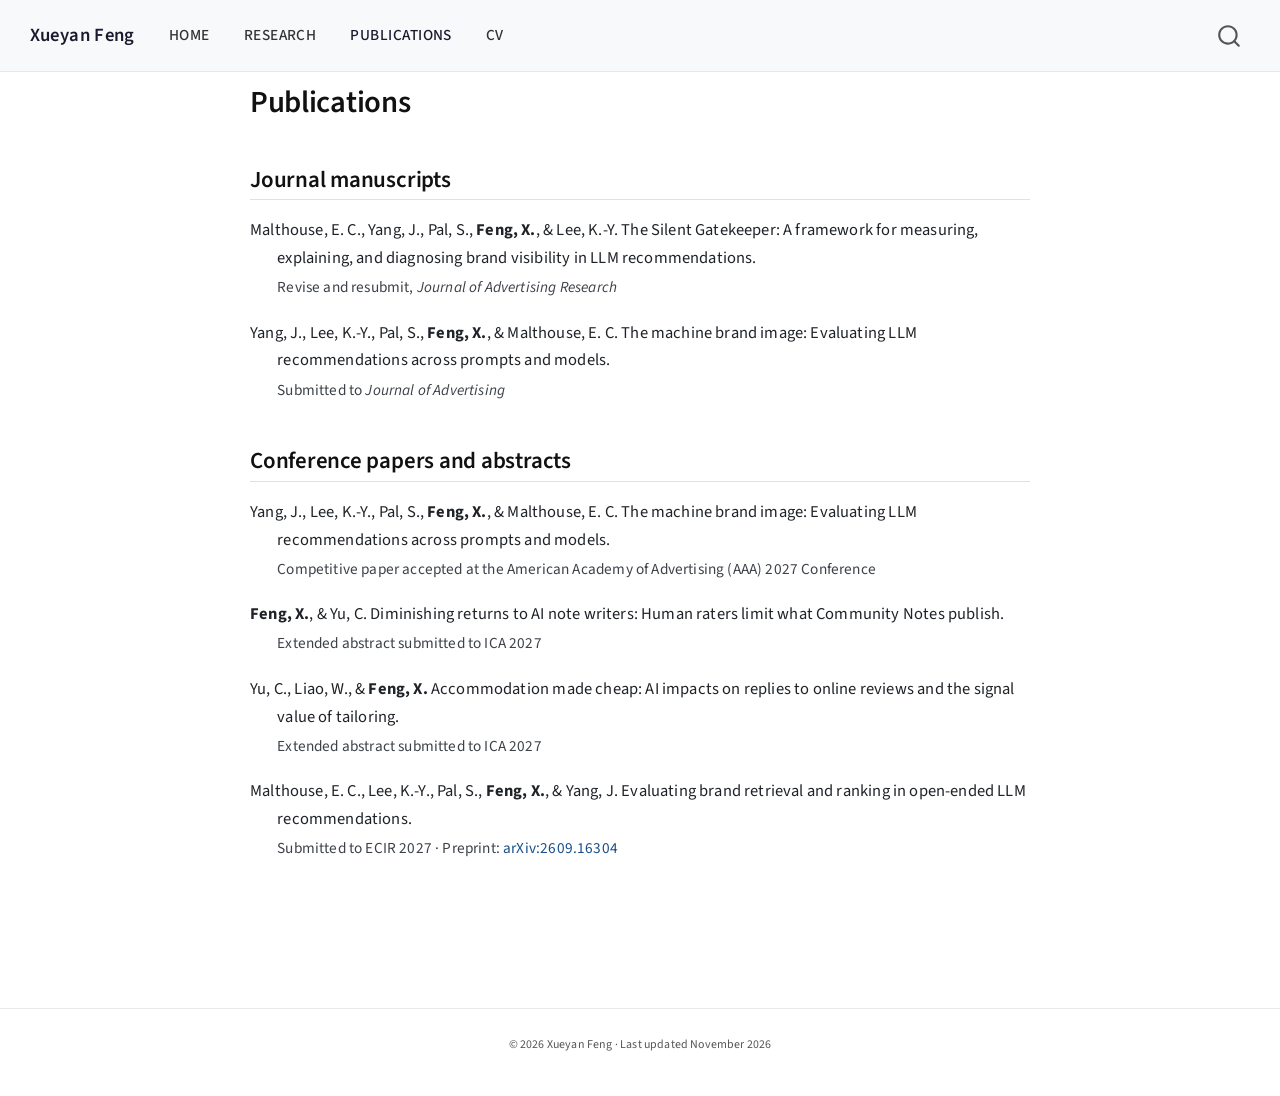
<file: publications.html>
<!DOCTYPE html>
<html xmlns="http://www.w3.org/1999/xhtml" lang="en" xml:lang="en"><head>

<meta charset="utf-8">
<meta name="generator" content="quarto-1.11.9">

<meta name="viewport" content="width=device-width, initial-scale=1.0, user-scalable=yes">


<title>Publications – Xueyan Feng</title>
<style>
/* Default styles provided by pandoc.
** See https://pandoc.org/MANUAL.html#variables-for-html for config info.
*/
span.smallcaps{font-variant: small-caps;}
div.columns{display: flex; gap: 1.5em;}
div.column{flex: auto;}
@media screen {
div.columns{gap: min(4vw, 1.5em);}
div.column{overflow-x: auto;}
}
div.hanging-indent{margin-left: 1.5em; text-indent: -1.5em;}
ul.task-list{list-style: none;}
ul.task-list li input[type="checkbox"] {
  width: 0.8em;
  margin: 0 0.8em 0.2em -1em; /* quarto-specific, see https://github.com/quarto-dev/quarto-cli/issues/4556 */ 
  vertical-align: middle;
}
</style>


<script src="site_libs/quarto-nav/quarto-nav.js"></script>
<script src="site_libs/quarto-nav/headroom.min.js"></script>
<script src="site_libs/clipboard/clipboard.min.js"></script>
<script src="site_libs/quarto-search/autocomplete.umd.js"></script>
<script src="site_libs/quarto-search/fuse.min.js"></script>
<script src="site_libs/quarto-search/quarto-search.js"></script>
<meta name="quarto:offset" content="./">
<script src="site_libs/quarto-html/quarto.js" type="module"></script>
<script src="site_libs/quarto-html/tabsets/tabsets.js" type="module"></script>
<script src="site_libs/quarto-html/scrollable-regions/scrollable-regions.js" type="module"></script>
<script src="site_libs/quarto-html/popper.min.js"></script>
<script src="site_libs/quarto-html/tippy.umd.min.js"></script>
<script src="site_libs/quarto-html/anchor.min.js"></script>
<link href="site_libs/quarto-html/tippy.css" rel="stylesheet">
<link href="site_libs/quarto-html/quarto-syntax-highlighting-63b5708e65d6cd79cd7618c58d0c21e7.css" rel="stylesheet" id="quarto-text-highlighting-styles">
<script src="site_libs/bootstrap/bootstrap.min.js"></script>
<link href="site_libs/bootstrap/bootstrap-icons.css" rel="stylesheet">
<link href="site_libs/bootstrap/bootstrap-f89d68873f5cbb4ab34755326dc556c0.min.css" rel="stylesheet" append-hash="true" id="quarto-bootstrap" data-mode="light">
<script id="quarto-search-options" type="application/json">{
  "location": "navbar",
  "copy-button": false,
  "collapse-after": 3,
  "panel-placement": "end",
  "type": "overlay",
  "limit": 50,
  "keyboard-shortcut": [
    "f",
    "/",
    "s"
  ],
  "show-item-context": false,
  "language": {
    "search-no-results-text": "No results",
    "search-matching-documents-text": "matching documents",
    "search-copy-link-title": "Copy link to search",
    "search-hide-matches-text": "Hide additional matches",
    "search-more-match-text": "more match in this document",
    "search-more-matches-text": "more matches in this document",
    "search-clear-button-title": "Clear",
    "search-text-placeholder": "",
    "search-detached-cancel-button-title": "Cancel",
    "search-submit-button-title": "Submit",
    "search-label": "Search"
  }
}</script>


<link rel="stylesheet" href="styles.css">
<meta property="og:title" content="Publications – Xueyan Feng">
<meta property="og:site_name" content="Xueyan Feng">
</head>

<body class="nav-fixed fullcontent quarto-light"><a id="quarto-skip-link" class="visually-hidden-focusable" href="#quarto-document-content">Skip to main content</a>

<div id="quarto-search-results"></div>
  <header id="quarto-header" class="headroom fixed-top">
    <nav class="navbar navbar-expand-lg " data-bs-theme="dark" aria-label="Site">
      <div class="navbar-container container-fluid">
      <div class="navbar-brand-container mx-auto">
    <a class="navbar-brand" href="./index.html">
    <span class="navbar-title">Xueyan Feng</span>
    </a>
  </div>
          <button class="navbar-toggler" type="button" data-bs-toggle="collapse" data-bs-target="#navbarCollapse" aria-controls="navbarCollapse" aria-expanded="false" aria-label="Toggle navigation" onclick="if (window.quartoToggleHeadroom) { window.quartoToggleHeadroom(); }">
  <span class="navbar-toggler-icon"></span>
</button>
          <div class="collapse navbar-collapse" id="navbarCollapse">
            <ul class="navbar-nav navbar-nav-scroll me-auto">
  <li class="nav-item">
    <a class="nav-link" href="./index.html"> 
<span class="menu-text">Home</span></a>
  </li>  
  <li class="nav-item">
    <a class="nav-link" href="./research.html"> 
<span class="menu-text">Research</span></a>
  </li>  
  <li class="nav-item">
    <a class="nav-link active" href="./publications.html" aria-current="page"> 
<span class="menu-text">Publications</span></a>
  </li>  
  <li class="nav-item">
    <a class="nav-link" href="./cv.html"> 
<span class="menu-text">CV</span></a>
  </li>  
</ul>
          </div> <!-- /navcollapse -->
            <div class="quarto-navbar-tools">
</div>
            <div id="quarto-search" class="" title="Search"></div>
      </div> <!-- /container-fluid -->
    </nav>
</header>
<!-- content -->
<div id="quarto-content" class="quarto-container page-columns page-rows-contents page-layout-article page-navbar">
<!-- sidebar -->
<!-- margin-sidebar -->
    
<!-- main -->
<main class="content" id="quarto-document-content" tabindex="-1">

<header id="title-block-header" class="quarto-title-block default">
<div class="quarto-title">
<h1 class="title">Publications</h1>
</div>



<div class="quarto-title-meta">

    
  
    
  </div>
  


</header>


<div class="pub-list">
<section id="journal-manuscripts" class="level2">
<h2 class="anchored" data-anchor-id="journal-manuscripts">Journal manuscripts</h2>
<p>Malthouse, E. C., Yang, J., Pal, S., <strong>Feng, X.</strong>, &amp; Lee, K.-Y. The Silent Gatekeeper: A framework for measuring, explaining, and diagnosing brand visibility in LLM recommendations. <span class="pub-status">Revise and resubmit, <em>Journal of Advertising Research</em></span></p>
<p>Yang, J., Lee, K.-Y., Pal, S., <strong>Feng, X.</strong>, &amp; Malthouse, E. C. The machine brand image: Evaluating LLM recommendations across prompts and models. <span class="pub-status">Submitted to <em>Journal of Advertising</em></span></p>
</section>
<section id="conference-papers-and-abstracts" class="level2">
<h2 class="anchored" data-anchor-id="conference-papers-and-abstracts">Conference papers and abstracts</h2>
<p>Yang, J., Lee, K.-Y., Pal, S., <strong>Feng, X.</strong>, &amp; Malthouse, E. C. The machine brand image: Evaluating LLM recommendations across prompts and models. <span class="pub-status">Competitive paper accepted at the American Academy of Advertising (AAA) 2027 Conference</span></p>
<p><strong>Feng, X.</strong>, &amp; Yu, C. Diminishing returns to AI note writers: Human raters limit what Community Notes publish. <span class="pub-status">Extended abstract submitted to ICA 2027</span></p>
<p>Yu, C., Liao, W., &amp; <strong>Feng, X.</strong> Accommodation made cheap: AI impacts on replies to online reviews and the signal value of tailoring. <span class="pub-status">Extended abstract submitted to ICA 2027</span></p>
<p>Malthouse, E. C., Lee, K.-Y., Pal, S., <strong>Feng, X.</strong>, &amp; Yang, J. Evaluating brand retrieval and ranking in open-ended LLM recommendations. <span class="pub-status">Submitted to ECIR 2027 · Preprint: <a href="https://arxiv.org/abs/2609.16304">arXiv:2609.16304</a></span></p>
</section>
</div>



</main> <!-- /main -->
<script id="quarto-html-after-body" type="application/javascript">
  window.document.addEventListener("DOMContentLoaded", function (event) {
    const icon = "";
    const anchorJS = new window.AnchorJS();
    anchorJS.options = {
      placement: 'right',
      icon: icon
    };
    anchorJS.add('.anchored');
    const isCodeAnnotation = (el) => {
      for (const clz of el.classList) {
        if (clz.startsWith('code-annotation-')) {                     
          return true;
        }
      }
      return false;
    }
    const onCopySuccess = function(e) {
      // button target
      const button = e.trigger;
      // don't keep focus
      button.blur();
      // flash "checked"
      button.classList.add('code-copy-button-checked');
      var currentTitle = button.getAttribute("title");
      button.setAttribute("title", "Copied!");
      let tooltip;
      if (window.bootstrap) {
        button.setAttribute("data-bs-toggle", "tooltip");
        button.setAttribute("data-bs-placement", "left");
        button.setAttribute("data-bs-title", "Copied!");
        tooltip = new bootstrap.Tooltip(button, 
          { trigger: "manual", 
            customClass: "code-copy-button-tooltip",
            offset: [0, -8]});
        tooltip.show();    
      }
      setTimeout(function() {
        if (tooltip) {
          tooltip.hide();
          button.removeAttribute("data-bs-title");
          button.removeAttribute("data-bs-toggle");
          button.removeAttribute("data-bs-placement");
        }
        button.setAttribute("title", currentTitle);
        button.classList.remove('code-copy-button-checked');
      }, 1000);
      // clear code selection
      e.clearSelection();
    }
    const getTextToCopy = function(trigger) {
      const outerScaffold = trigger.parentElement.cloneNode(true);
      const codeEl = outerScaffold.querySelector('code');
      for (const childEl of codeEl.children) {
        if (isCodeAnnotation(childEl)) {
          childEl.remove();
        }
      }
      return codeEl.innerText;
    }
    const clipboard = new window.ClipboardJS('.code-copy-button:not([data-in-quarto-modal])', {
      text: getTextToCopy
    });
    clipboard.on('success', onCopySuccess);
    if (window.document.getElementById('quarto-embedded-source-code-modal')) {
      const clipboardModal = new window.ClipboardJS('.code-copy-button[data-in-quarto-modal]', {
        text: getTextToCopy,
        container: window.document.getElementById('quarto-embedded-source-code-modal')
      });
      clipboardModal.on('success', onCopySuccess);
    }
      var localhostRegex = new RegExp(/^(?:http|https):\/\/localhost\:?[0-9]*\//);
      var mailtoRegex = new RegExp(/^mailto:/);
        var filterRegex = new RegExp("https:\/\/xueyan-feng\.github\.io");
      const newWindowLabel = "(opens in a new tab)";
      const newWindowNoteId = "quarto-ext-newwindow-label";
      // Links reference one hidden label through aria-describedby, so the
      // announcement never changes their accessible name.
      var describeNewWindow = (link) => {
        if (!window.document.getElementById(newWindowNoteId)) {
          var newWindowNote = window.document.createElement("span");
          newWindowNote.id = newWindowNoteId;
          newWindowNote.hidden = true;
          newWindowNote.textContent = newWindowLabel;
          window.document.body.appendChild(newWindowNote);
        }
        var describedBy = (link.getAttribute("aria-describedby") || "").split(/\s+/).filter(Boolean);
        if (!describedBy.includes(newWindowNoteId)) {
          describedBy.push(newWindowNoteId);
          link.setAttribute("aria-describedby", describedBy.join(" "));
        }
      }
      var isInternal = (href) => {
          return filterRegex.test(href) || localhostRegex.test(href) || mailtoRegex.test(href);
      }
      // Inspect non-navigation links and adorn them if external
      window.quartoDecorateExternalLinks = function (root) {
     var links = (root || window.document).querySelectorAll('a[href]:not(.nav-link):not(.navbar-brand):not(.toc-action):not(.sidebar-link):not(.sidebar-item-toggle):not(.pagination-link):not(.no-external):not([aria-hidden]):not(.dropdown-item):not(.quarto-navigation-tool):not(.about-link)');
      for (var i=0; i<links.length; i++) {
        const link = links[i];
        if (!isInternal(link.href)) {
          // undo the damage that might have been done by quarto-nav.js in the case of
          // links that we want to consider external
          if (link.dataset.originalHref !== undefined) {
            link.href = link.dataset.originalHref;
          }
            // target, if specified
            link.setAttribute("target", "_blank");
            if (link.getAttribute("rel") === null) {
              link.setAttribute("rel", "noopener");
            }
            describeNewWindow(link);
          if (!link.classList.contains('no-external-icon')) {
          }
        }
      }
      };
      window.quartoDecorateExternalLinks(window.document);
    // Esc closes the popup (WCAG 1.4.13) and focus leaving both trigger and
    // popup closes it (WCAG 2.4.11); tippy handles neither for interactive popups.
    const hideOnEscAndFocusOut = {
      name: 'hideOnEscAndFocusOut',
      defaultValue: true,
      fn(instance) {
        const dismiss = () => {
          // A show scheduled by the trigger delay would otherwise reopen it
          instance.clearDelayTimeouts();
          instance.hide();
        };
        const onKeyDown = (event) => {
          if (event.key !== 'Escape') {
            return;
          }
          // Keep Esc from also reaching page handlers (e.g. reveal.js overview),
          // except an open reveal.js slide menu, which Esc should close too.
          // The menu handles keys only when its keyboard option is on.
          const menuHandlesEsc = window.Reveal?.getPlugin?.('menu')?.isOpen() &&
            window.Reveal.getConfig().menu?.keyboard !== false;
          if (!menuHandlesEsc) {
            event.stopPropagation();
          }
          if (instance.popper.contains(window.document.activeElement)) {
            // Disabled while refocusing so the focus trigger does not reopen it
            instance.disable();
            instance.reference.focus();
            instance.enable();
          }
          dismiss();
        };
        const onFocusOut = (event) => {
          const target = event.relatedTarget;
          if (target && !instance.reference.contains(target) &&
              !instance.popper.contains(target)) {
            dismiss();
          }
        };
        // On the trigger too: a click trigger (code-annotations: select) has no
        // blur handling. Attached for the instance's lifetime so leaving the
        // trigger also cancels a show still pending on the trigger delay.
        instance.reference.addEventListener('focusout', onFocusOut);
        return {
          onShow() {
            window.document.addEventListener('keydown', onKeyDown, true);
            instance.popper.addEventListener('focusout', onFocusOut);
          },
          onHide() {
            window.document.removeEventListener('keydown', onKeyDown, true);
            instance.popper.removeEventListener('focusout', onFocusOut);
          },
          onDestroy() {
            instance.reference.removeEventListener('focusout', onFocusOut);
          },
        };
      },
    };
    function tippyHover(el, contentFn, onTriggerFn, onUntriggerFn) {
      const config = {
        allowHTML: true,
        maxWidth: 500,
        delay: 100,
        arrow: false,
        appendTo: function(el) {
            return el.parentElement;
        },
        interactive: true,
        interactiveBorder: 10,
        theme: 'quarto',
        placement: 'bottom-start',
        plugins: [hideOnEscAndFocusOut],
      };
      if (contentFn) {
        config.content = contentFn;
      }
      if (onTriggerFn) {
        config.onTrigger = onTriggerFn;
      }
      if (onUntriggerFn) {
        config.onUntrigger = onUntriggerFn;
      }
      window.tippy(el, config); 
    }
    const noterefs = window.document.querySelectorAll('a[role="doc-noteref"]');
    for (var i=0; i<noterefs.length; i++) {
      const ref = noterefs[i];
      tippyHover(ref, function() {
        // use id or data attribute instead here
        let href = ref.getAttribute('data-footnote-href') || ref.getAttribute('href');
        try { href = new URL(href).hash; } catch {}
        const id = href.replace(/^#\/?/, "");
        const note = window.document.getElementById(id);
        if (note) {
          return note.innerHTML;
        } else {
          return "";
        }
      });
    }
    const xrefs = window.document.querySelectorAll('a.quarto-xref');
    const processXRef = (id, note) => {
      // Strip column container classes
      const stripColumnClz = (el) => {
        el.classList.remove("page-full", "page-columns");
        if (el.children) {
          for (const child of el.children) {
            stripColumnClz(child);
          }
        }
      }
      stripColumnClz(note)
      if (id === null || id.startsWith('sec-')) {
        // Special case sections, only their first couple elements
        const container = document.createElement("div");
        if (note.children && note.children.length > 2) {
          container.appendChild(note.children[0].cloneNode(true));
          for (let i = 1; i < note.children.length; i++) {
            const child = note.children[i];
            if (child.tagName === "P" && child.innerText === "") {
              continue;
            } else {
              container.appendChild(child.cloneNode(true));
              break;
            }
          }
          if (window.Quarto?.typesetMath) {
            window.Quarto.typesetMath(container);
          }
          return container.innerHTML
        } else {
          if (window.Quarto?.typesetMath) {
            window.Quarto.typesetMath(note);
          }
          return note.innerHTML;
        }
      } else {
        // Remove any anchor links if they are present
        const anchorLink = note.querySelector('a.anchorjs-link');
        if (anchorLink) {
          anchorLink.remove();
        }
        if (window.Quarto?.typesetMath) {
          window.Quarto.typesetMath(note);
        }
        if (note.classList.contains("callout")) {
          return note.outerHTML;
        } else {
          return note.innerHTML;
        }
      }
    }
    for (var i=0; i<xrefs.length; i++) {
      const xref = xrefs[i];
      tippyHover(xref, undefined, function(instance) {
        instance.disable();
        let url = xref.getAttribute('href');
        let hash = undefined; 
        if (url.startsWith('#')) {
          hash = url;
        } else {
          try { hash = new URL(url).hash; } catch {}
        }
        if (hash) {
          const id = hash.replace(/^#\/?/, "");
          const note = window.document.getElementById(id);
          if (note !== null) {
            try {
              const html = processXRef(id, note.cloneNode(true));
              instance.setContent(html);
            } finally {
              instance.enable();
              instance.show();
            }
          } else {
            // See if we can fetch this
            fetch(url.split('#')[0])
            .then(res => res.text())
            .then(html => {
              const parser = new DOMParser();
              const htmlDoc = parser.parseFromString(html, "text/html");
              const note = htmlDoc.getElementById(id);
              if (note !== null) {
                const html = processXRef(id, note);
                instance.setContent(html);
              } 
            }).finally(() => {
              instance.enable();
              instance.show();
            });
          }
        } else {
          // See if we can fetch a full url (with no hash to target)
          // This is a special case and we should probably do some content thinning / targeting
          fetch(url)
          .then(res => res.text())
          .then(html => {
            const parser = new DOMParser();
            const htmlDoc = parser.parseFromString(html, "text/html");
            const note = htmlDoc.querySelector('main.content');
            if (note !== null) {
              // This should only happen for chapter cross references
              // (since there is no id in the URL)
              // remove the first header
              if (note.children.length > 0 && note.children[0].tagName === "HEADER") {
                note.children[0].remove();
              }
              const html = processXRef(null, note);
              instance.setContent(html);
            } 
          }).finally(() => {
            instance.enable();
            instance.show();
          });
        }
      }, function(instance) {
      });
    }
        let selectedAnnoteEl;
        const selectorForAnnotation = ( cell, annotation) => {
          let cellAttr = 'data-code-cell="' + cell + '"';
          let lineAttr = 'data-code-annotation="' +  annotation + '"';
          const selector = 'span[' + cellAttr + '][' + lineAttr + ']';
          return selector;
        }
        const selectCodeLines = (annoteEl) => {
          const doc = window.document;
          const targetCell = annoteEl.getAttribute("data-target-cell");
          const targetAnnotation = annoteEl.getAttribute("data-target-annotation");
          const annoteSpan = window.document.querySelector(selectorForAnnotation(targetCell, targetAnnotation));
          const lines = annoteSpan.getAttribute("data-code-lines").split(",");
          const lineIds = lines.map((line) => {
            return targetCell + "-" + line;
          })
          // Each band is positioned against its own containing block, which is
          // not the offsetParent of the lines, so place it from client rects.
          const placeBand = (band, firstEl, lastEl, codeBlock) => {
            const container = band.offsetParent;
            if (container === null) {
              return;
            }
            const containerRect = container.getBoundingClientRect();
            // Reveal.js scales slides with a transform, so convert client
            // pixels back to the CSS pixels of the container.
            const scale = containerRect.height / container.offsetHeight || 1;
            const firstRect = firstEl.getBoundingClientRect();
            const lastRect = lastEl.getBoundingClientRect();
            const top = (firstRect.top - containerRect.top) / scale - container.clientTop + container.scrollTop;
            const height = (lastRect.bottom - firstRect.top) / scale;
            band.style.top = top - 2 + "px";
            band.style.height = height + 4 + "px";
            if (codeBlock) {
              // Without the copy button wrapper, the containing block is wider
              // than the code block, so span the code block explicitly.
              const blockRect = codeBlock.getBoundingClientRect();
              band.style.left = (blockRect.left - containerRect.left) / scale - container.clientLeft + container.scrollLeft + "px";
              band.style.width = blockRect.width / scale + "px";
            }
          };
          if (lineIds.length > 0) {
            const el = window.document.getElementById(lineIds[0]);
            const lastEl = window.document.getElementById(lineIds[lineIds.length - 1]);
            const parent = el.parentElement.parentElement;
            // cook up a div (if necessary) and position it
            let div = window.document.getElementById("code-annotation-line-highlight");
            if (div === null) {
              div = window.document.createElement("div");
              div.setAttribute("id", "code-annotation-line-highlight");
              div.style.position = 'absolute';
              parent.appendChild(div);
            }
            placeBand(div, el, lastEl, parent.closest("div.sourceCode") || parent);
            let gutterDiv = window.document.getElementById("code-annotation-line-highlight-gutter");
            if (gutterDiv === null) {
              gutterDiv = window.document.createElement("div");
              gutterDiv.setAttribute("id", "code-annotation-line-highlight-gutter");
              gutterDiv.style.position = 'absolute';
              const codeCell = window.document.getElementById(targetCell);
              const gutter = codeCell.querySelector('.code-annotation-gutter');
              gutter.appendChild(gutterDiv);
            }
            placeBand(gutterDiv, el, lastEl);
            selectedAnnoteEl = annoteEl;
          }
        };
        const unselectCodeLines = () => {
          const elementsIds = ["code-annotation-line-highlight", "code-annotation-line-highlight-gutter"];
          elementsIds.forEach((elId) => {
            const div = window.document.getElementById(elId);
            if (div) {
              div.remove();
            }
          });
          selectedAnnoteEl = undefined;
        };
          // Handle positioning of the toggle
      window.addEventListener(
        "resize",
        throttle(() => {
          elRect = undefined;
          if (selectedAnnoteEl) {
            selectCodeLines(selectedAnnoteEl);
          }
        }, 10)
      );
      function throttle(fn, ms) {
      let throttle = false;
      let timer;
        return (...args) => {
          if(!throttle) { // first call gets through
              fn.apply(this, args);
              throttle = true;
          } else { // all the others get throttled
              if(timer) clearTimeout(timer); // cancel #2
              timer = setTimeout(() => {
                fn.apply(this, args);
                timer = throttle = false;
              }, ms);
          }
        };
      }
        // Attach click handler to the DT
        const annoteDls = window.document.querySelectorAll('dt[data-target-cell]');
        for (const annoteDlNode of annoteDls) {
          annoteDlNode.addEventListener('click', (event) => {
            const clickedEl = event.target;
            if (clickedEl !== selectedAnnoteEl) {
              unselectCodeLines();
              const activeEl = window.document.querySelector('dt[data-target-cell].code-annotation-active');
              if (activeEl) {
                activeEl.classList.remove('code-annotation-active');
              }
              selectCodeLines(clickedEl);
              clickedEl.classList.add('code-annotation-active');
            } else {
              // Unselect the line
              unselectCodeLines();
              clickedEl.classList.remove('code-annotation-active');
            }
          });
        }
    const findCites = (el) => {
      const parentEl = el.parentElement;
      if (parentEl) {
        const cites = parentEl.dataset.cites;
        if (cites) {
          return {
            el,
            cites: cites.split(' ')
          };
        } else {
          return findCites(el.parentElement)
        }
      } else {
        return undefined;
      }
    };
    var bibliorefs = window.document.querySelectorAll('a[role="doc-biblioref"]');
    for (var i=0; i<bibliorefs.length; i++) {
      const ref = bibliorefs[i];
      const citeInfo = findCites(ref);
      if (citeInfo) {
        tippyHover(citeInfo.el, function() {
          var popup = window.document.createElement('div');
          citeInfo.cites.forEach(function(cite) {
            var citeDiv = window.document.createElement('div');
            citeDiv.classList.add('hanging-indent');
            citeDiv.classList.add('csl-entry');
            var biblioDiv = window.document.getElementById('ref-' + cite);
            if (biblioDiv) {
              citeDiv.innerHTML = biblioDiv.innerHTML;
            }
            popup.appendChild(citeDiv);
          });
          return popup.innerHTML;
        });
      }
    }
  });
  </script>
  <script type="application/javascript">
  window.quartoScrollableRegionsLabels = {"code":"Scrollable code","output":"Scrollable output"};
  </script>
</div> <!-- /content -->
<footer class="footer">
  <div class="nav-footer">
    <div class="nav-footer-left">
      &nbsp;
    </div>   
    <div class="nav-footer-center">
<p>© 2026 Xueyan Feng · Last updated November 2026</p>
</div>
    <div class="nav-footer-right">
      &nbsp;
    </div>
  </div>
</footer>




</body></html>
</file>
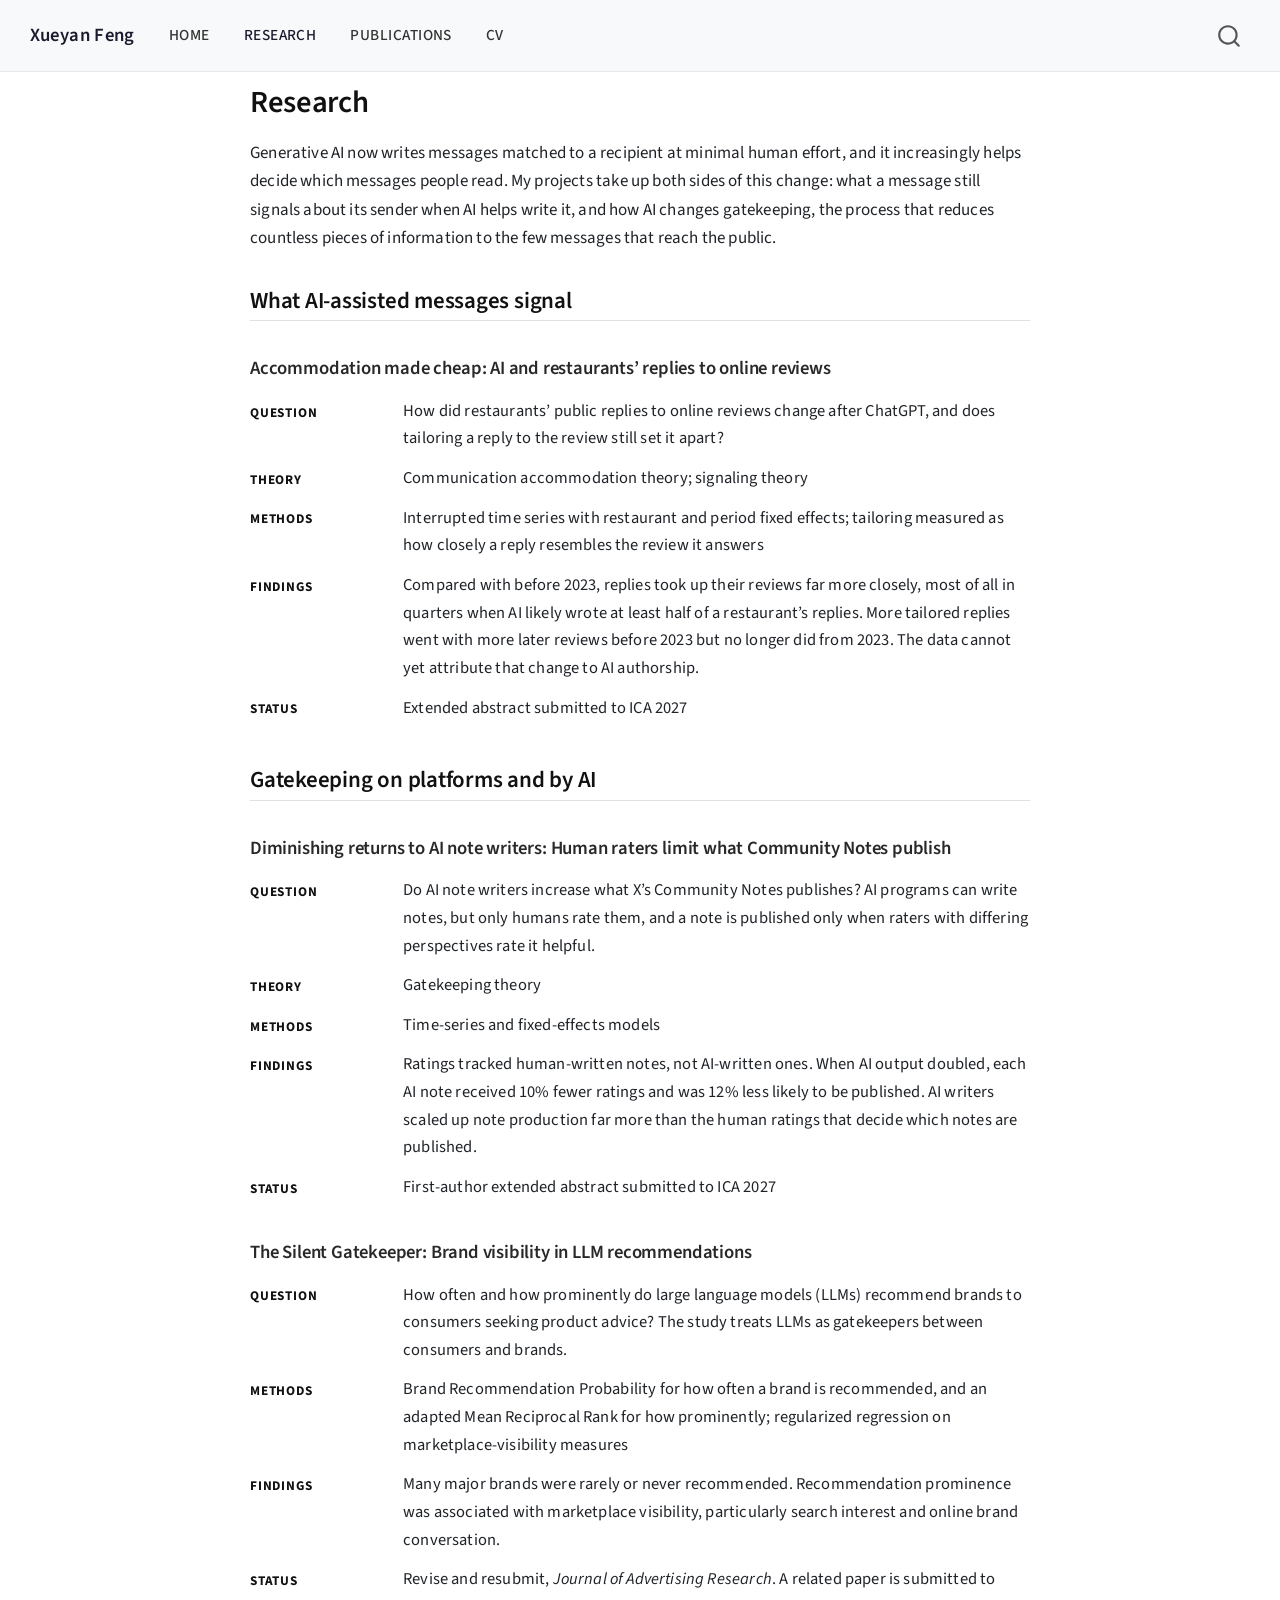
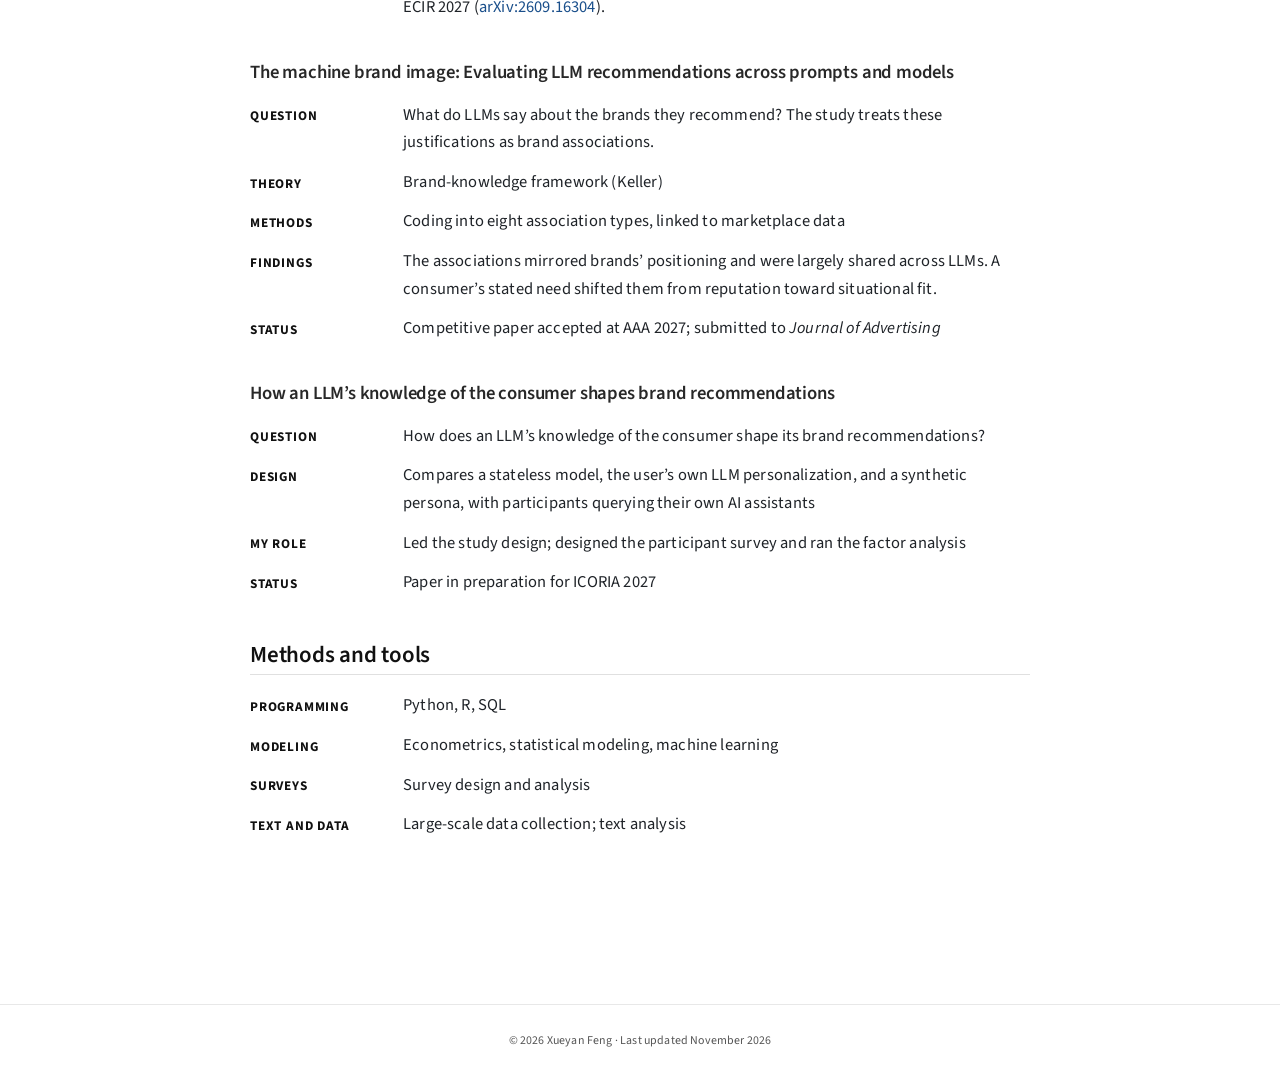
<file: research.html>
<!DOCTYPE html>
<html xmlns="http://www.w3.org/1999/xhtml" lang="en" xml:lang="en"><head>

<meta charset="utf-8">
<meta name="generator" content="quarto-1.11.9">

<meta name="viewport" content="width=device-width, initial-scale=1.0, user-scalable=yes">


<title>Research – Xueyan Feng</title>
<style>
/* Default styles provided by pandoc.
** See https://pandoc.org/MANUAL.html#variables-for-html for config info.
*/
span.smallcaps{font-variant: small-caps;}
div.columns{display: flex; gap: 1.5em;}
div.column{flex: auto;}
@media screen {
div.columns{gap: min(4vw, 1.5em);}
div.column{overflow-x: auto;}
}
div.hanging-indent{margin-left: 1.5em; text-indent: -1.5em;}
ul.task-list{list-style: none;}
ul.task-list li input[type="checkbox"] {
  width: 0.8em;
  margin: 0 0.8em 0.2em -1em; /* quarto-specific, see https://github.com/quarto-dev/quarto-cli/issues/4556 */ 
  vertical-align: middle;
}
</style>


<script src="site_libs/quarto-nav/quarto-nav.js"></script>
<script src="site_libs/quarto-nav/headroom.min.js"></script>
<script src="site_libs/clipboard/clipboard.min.js"></script>
<script src="site_libs/quarto-search/autocomplete.umd.js"></script>
<script src="site_libs/quarto-search/fuse.min.js"></script>
<script src="site_libs/quarto-search/quarto-search.js"></script>
<meta name="quarto:offset" content="./">
<script src="site_libs/quarto-html/quarto.js" type="module"></script>
<script src="site_libs/quarto-html/tabsets/tabsets.js" type="module"></script>
<script src="site_libs/quarto-html/scrollable-regions/scrollable-regions.js" type="module"></script>
<script src="site_libs/quarto-html/popper.min.js"></script>
<script src="site_libs/quarto-html/tippy.umd.min.js"></script>
<script src="site_libs/quarto-html/anchor.min.js"></script>
<link href="site_libs/quarto-html/tippy.css" rel="stylesheet">
<link href="site_libs/quarto-html/quarto-syntax-highlighting-63b5708e65d6cd79cd7618c58d0c21e7.css" rel="stylesheet" id="quarto-text-highlighting-styles">
<script src="site_libs/bootstrap/bootstrap.min.js"></script>
<link href="site_libs/bootstrap/bootstrap-icons.css" rel="stylesheet">
<link href="site_libs/bootstrap/bootstrap-f89d68873f5cbb4ab34755326dc556c0.min.css" rel="stylesheet" append-hash="true" id="quarto-bootstrap" data-mode="light">
<script id="quarto-search-options" type="application/json">{
  "location": "navbar",
  "copy-button": false,
  "collapse-after": 3,
  "panel-placement": "end",
  "type": "overlay",
  "limit": 50,
  "keyboard-shortcut": [
    "f",
    "/",
    "s"
  ],
  "show-item-context": false,
  "language": {
    "search-no-results-text": "No results",
    "search-matching-documents-text": "matching documents",
    "search-copy-link-title": "Copy link to search",
    "search-hide-matches-text": "Hide additional matches",
    "search-more-match-text": "more match in this document",
    "search-more-matches-text": "more matches in this document",
    "search-clear-button-title": "Clear",
    "search-text-placeholder": "",
    "search-detached-cancel-button-title": "Cancel",
    "search-submit-button-title": "Submit",
    "search-label": "Search"
  }
}</script>


<link rel="stylesheet" href="styles.css">
<meta property="og:title" content="Research – Xueyan Feng">
<meta property="og:description" content="Xueyan Feng studies how people judge messages when AI takes part in writing or selecting them.">
<meta property="og:site_name" content="Xueyan Feng">
</head>

<body class="nav-fixed fullcontent quarto-light"><a id="quarto-skip-link" class="visually-hidden-focusable" href="#quarto-document-content">Skip to main content</a>

<div id="quarto-search-results"></div>
  <header id="quarto-header" class="headroom fixed-top">
    <nav class="navbar navbar-expand-lg " data-bs-theme="dark" aria-label="Site">
      <div class="navbar-container container-fluid">
      <div class="navbar-brand-container mx-auto">
    <a class="navbar-brand" href="./index.html">
    <span class="navbar-title">Xueyan Feng</span>
    </a>
  </div>
          <button class="navbar-toggler" type="button" data-bs-toggle="collapse" data-bs-target="#navbarCollapse" aria-controls="navbarCollapse" aria-expanded="false" aria-label="Toggle navigation" onclick="if (window.quartoToggleHeadroom) { window.quartoToggleHeadroom(); }">
  <span class="navbar-toggler-icon"></span>
</button>
          <div class="collapse navbar-collapse" id="navbarCollapse">
            <ul class="navbar-nav navbar-nav-scroll me-auto">
  <li class="nav-item">
    <a class="nav-link" href="./index.html"> 
<span class="menu-text">Home</span></a>
  </li>  
  <li class="nav-item">
    <a class="nav-link active" href="./research.html" aria-current="page"> 
<span class="menu-text">Research</span></a>
  </li>  
  <li class="nav-item">
    <a class="nav-link" href="./publications.html"> 
<span class="menu-text">Publications</span></a>
  </li>  
  <li class="nav-item">
    <a class="nav-link" href="./cv.html"> 
<span class="menu-text">CV</span></a>
  </li>  
</ul>
          </div> <!-- /navcollapse -->
            <div class="quarto-navbar-tools">
</div>
            <div id="quarto-search" class="" title="Search"></div>
      </div> <!-- /container-fluid -->
    </nav>
</header>
<!-- content -->
<div id="quarto-content" class="quarto-container page-columns page-rows-contents page-layout-article page-navbar">
<!-- sidebar -->
<!-- margin-sidebar -->
    
<!-- main -->
<main class="content" id="quarto-document-content" tabindex="-1">

<header id="title-block-header" class="quarto-title-block default">
<div class="quarto-title">
<h1 class="title">Research</h1>
</div>



<div class="quarto-title-meta">

    
  
    
  </div>
  


</header>


<p>Generative AI now writes messages matched to a recipient at minimal human effort, and it increasingly helps decide which messages people read. My projects take up both sides of this change: what a message still signals about its sender when AI helps write it, and how AI changes gatekeeping, the process that reduces countless pieces of information to the few messages that reach the public.</p>
<section id="what-ai-assisted-messages-signal" class="level2">
<h2 class="anchored" data-anchor-id="what-ai-assisted-messages-signal">What AI-assisted messages signal</h2>
<section id="opentable" class="level3">
<h3 class="anchored" data-anchor-id="opentable">Accommodation made cheap: AI and restaurants’ replies to online reviews</h3>
<div class="study">
<dl>
<dt>Question</dt>
<dd>
How did restaurants’ public replies to online reviews change after ChatGPT, and does tailoring a reply to the review still set it apart?
</dd>
<dt>Theory</dt>
<dd>
Communication accommodation theory; signaling theory
</dd>
<dt>Methods</dt>
<dd>
Interrupted time series with restaurant and period fixed effects; tailoring measured as how closely a reply resembles the review it answers
</dd>
<dt>Findings</dt>
<dd>
Compared with before 2023, replies took up their reviews far more closely, most of all in quarters when AI likely wrote at least half of a restaurant’s replies. More tailored replies went with more later reviews before 2023 but no longer did from 2023. The data cannot yet attribute that change to AI authorship.
</dd>
<dt>Status</dt>
<dd>
Extended abstract submitted to ICA 2027
</dd>
</dl>
</div>
</section>
</section>
<section id="gatekeeping-on-platforms-and-by-ai" class="level2">
<h2 class="anchored" data-anchor-id="gatekeeping-on-platforms-and-by-ai">Gatekeeping on platforms and by AI</h2>
<section id="community-notes" class="level3">
<h3 class="anchored" data-anchor-id="community-notes">Diminishing returns to AI note writers: Human raters limit what Community Notes publish</h3>
<div class="study">
<dl>
<dt>Question</dt>
<dd>
Do AI note writers increase what X’s Community Notes publishes? AI programs can write notes, but only humans rate them, and a note is published only when raters with differing perspectives rate it helpful.
</dd>
<dt>Theory</dt>
<dd>
Gatekeeping theory
</dd>
<dt>Methods</dt>
<dd>
Time-series and fixed-effects models
</dd>
<dt>Findings</dt>
<dd>
Ratings tracked human-written notes, not AI-written ones. When AI output doubled, each AI note received 10% fewer ratings and was 12% less likely to be published. AI writers scaled up note production far more than the human ratings that decide which notes are published.
</dd>
<dt>Status</dt>
<dd>
First-author extended abstract submitted to ICA 2027
</dd>
</dl>
</div>
</section>
<section id="brand-visibility" class="level3">
<h3 class="anchored" data-anchor-id="brand-visibility">The Silent Gatekeeper: Brand visibility in LLM recommendations</h3>
<div class="study">
<dl>
<dt>Question</dt>
<dd>
How often and how prominently do large language models (LLMs) recommend brands to consumers seeking product advice? The study treats LLMs as gatekeepers between consumers and brands.
</dd>
<dt>Methods</dt>
<dd>
Brand Recommendation Probability for how often a brand is recommended, and an adapted Mean Reciprocal Rank for how prominently; regularized regression on marketplace-visibility measures
</dd>
<dt>Findings</dt>
<dd>
Many major brands were rarely or never recommended. Recommendation prominence was associated with marketplace visibility, particularly search interest and online brand conversation.
</dd>
<dt>Status</dt>
<dd>
Revise and resubmit, <em>Journal of Advertising Research</em>. A related paper is submitted to ECIR 2027 (<a href="https://arxiv.org/abs/2609.16304">arXiv:2609.16304</a>).
</dd>
</dl>
</div>
</section>
<section id="machine-brand-image" class="level3">
<h3 class="anchored" data-anchor-id="machine-brand-image">The machine brand image: Evaluating LLM recommendations across prompts and models</h3>
<div class="study">
<dl>
<dt>Question</dt>
<dd>
What do LLMs say about the brands they recommend? The study treats these justifications as brand associations.
</dd>
<dt>Theory</dt>
<dd>
Brand-knowledge framework (Keller)
</dd>
<dt>Methods</dt>
<dd>
Coding into eight association types, linked to marketplace data
</dd>
<dt>Findings</dt>
<dd>
The associations mirrored brands’ positioning and were largely shared across LLMs. A consumer’s stated need shifted them from reputation toward situational fit.
</dd>
<dt>Status</dt>
<dd>
Competitive paper accepted at AAA 2027; submitted to <em>Journal of Advertising</em>
</dd>
</dl>
</div>
</section>
<section id="consumer-knowledge" class="level3">
<h3 class="anchored" data-anchor-id="consumer-knowledge">How an LLM’s knowledge of the consumer shapes brand recommendations</h3>
<div class="study">
<dl>
<dt>Question</dt>
<dd>
How does an LLM’s knowledge of the consumer shape its brand recommendations?
</dd>
<dt>Design</dt>
<dd>
Compares a stateless model, the user’s own LLM personalization, and a synthetic persona, with participants querying their own AI assistants
</dd>
<dt>My role</dt>
<dd>
Led the study design; designed the participant survey and ran the factor analysis
</dd>
<dt>Status</dt>
<dd>
Paper in preparation for ICORIA 2027
</dd>
</dl>
</div>
</section>
</section>
<section id="methods-and-tools" class="level2">
<h2 class="anchored" data-anchor-id="methods-and-tools">Methods and tools</h2>
<div class="study">
<dl>
<dt>Programming</dt>
<dd>
Python, R, SQL
</dd>
<dt>Modeling</dt>
<dd>
Econometrics, statistical modeling, machine learning
</dd>
<dt>Surveys</dt>
<dd>
Survey design and analysis
</dd>
<dt>Text and data</dt>
<dd>
Large-scale data collection; text analysis
</dd>
</dl>
</div>


</section>

</main> <!-- /main -->
<script id="quarto-html-after-body" type="application/javascript">
  window.document.addEventListener("DOMContentLoaded", function (event) {
    const icon = "";
    const anchorJS = new window.AnchorJS();
    anchorJS.options = {
      placement: 'right',
      icon: icon
    };
    anchorJS.add('.anchored');
    const isCodeAnnotation = (el) => {
      for (const clz of el.classList) {
        if (clz.startsWith('code-annotation-')) {                     
          return true;
        }
      }
      return false;
    }
    const onCopySuccess = function(e) {
      // button target
      const button = e.trigger;
      // don't keep focus
      button.blur();
      // flash "checked"
      button.classList.add('code-copy-button-checked');
      var currentTitle = button.getAttribute("title");
      button.setAttribute("title", "Copied!");
      let tooltip;
      if (window.bootstrap) {
        button.setAttribute("data-bs-toggle", "tooltip");
        button.setAttribute("data-bs-placement", "left");
        button.setAttribute("data-bs-title", "Copied!");
        tooltip = new bootstrap.Tooltip(button, 
          { trigger: "manual", 
            customClass: "code-copy-button-tooltip",
            offset: [0, -8]});
        tooltip.show();    
      }
      setTimeout(function() {
        if (tooltip) {
          tooltip.hide();
          button.removeAttribute("data-bs-title");
          button.removeAttribute("data-bs-toggle");
          button.removeAttribute("data-bs-placement");
        }
        button.setAttribute("title", currentTitle);
        button.classList.remove('code-copy-button-checked');
      }, 1000);
      // clear code selection
      e.clearSelection();
    }
    const getTextToCopy = function(trigger) {
      const outerScaffold = trigger.parentElement.cloneNode(true);
      const codeEl = outerScaffold.querySelector('code');
      for (const childEl of codeEl.children) {
        if (isCodeAnnotation(childEl)) {
          childEl.remove();
        }
      }
      return codeEl.innerText;
    }
    const clipboard = new window.ClipboardJS('.code-copy-button:not([data-in-quarto-modal])', {
      text: getTextToCopy
    });
    clipboard.on('success', onCopySuccess);
    if (window.document.getElementById('quarto-embedded-source-code-modal')) {
      const clipboardModal = new window.ClipboardJS('.code-copy-button[data-in-quarto-modal]', {
        text: getTextToCopy,
        container: window.document.getElementById('quarto-embedded-source-code-modal')
      });
      clipboardModal.on('success', onCopySuccess);
    }
      var localhostRegex = new RegExp(/^(?:http|https):\/\/localhost\:?[0-9]*\//);
      var mailtoRegex = new RegExp(/^mailto:/);
        var filterRegex = new RegExp("https:\/\/xueyan-feng\.github\.io");
      const newWindowLabel = "(opens in a new tab)";
      const newWindowNoteId = "quarto-ext-newwindow-label";
      // Links reference one hidden label through aria-describedby, so the
      // announcement never changes their accessible name.
      var describeNewWindow = (link) => {
        if (!window.document.getElementById(newWindowNoteId)) {
          var newWindowNote = window.document.createElement("span");
          newWindowNote.id = newWindowNoteId;
          newWindowNote.hidden = true;
          newWindowNote.textContent = newWindowLabel;
          window.document.body.appendChild(newWindowNote);
        }
        var describedBy = (link.getAttribute("aria-describedby") || "").split(/\s+/).filter(Boolean);
        if (!describedBy.includes(newWindowNoteId)) {
          describedBy.push(newWindowNoteId);
          link.setAttribute("aria-describedby", describedBy.join(" "));
        }
      }
      var isInternal = (href) => {
          return filterRegex.test(href) || localhostRegex.test(href) || mailtoRegex.test(href);
      }
      // Inspect non-navigation links and adorn them if external
      window.quartoDecorateExternalLinks = function (root) {
     var links = (root || window.document).querySelectorAll('a[href]:not(.nav-link):not(.navbar-brand):not(.toc-action):not(.sidebar-link):not(.sidebar-item-toggle):not(.pagination-link):not(.no-external):not([aria-hidden]):not(.dropdown-item):not(.quarto-navigation-tool):not(.about-link)');
      for (var i=0; i<links.length; i++) {
        const link = links[i];
        if (!isInternal(link.href)) {
          // undo the damage that might have been done by quarto-nav.js in the case of
          // links that we want to consider external
          if (link.dataset.originalHref !== undefined) {
            link.href = link.dataset.originalHref;
          }
            // target, if specified
            link.setAttribute("target", "_blank");
            if (link.getAttribute("rel") === null) {
              link.setAttribute("rel", "noopener");
            }
            describeNewWindow(link);
          if (!link.classList.contains('no-external-icon')) {
          }
        }
      }
      };
      window.quartoDecorateExternalLinks(window.document);
    // Esc closes the popup (WCAG 1.4.13) and focus leaving both trigger and
    // popup closes it (WCAG 2.4.11); tippy handles neither for interactive popups.
    const hideOnEscAndFocusOut = {
      name: 'hideOnEscAndFocusOut',
      defaultValue: true,
      fn(instance) {
        const dismiss = () => {
          // A show scheduled by the trigger delay would otherwise reopen it
          instance.clearDelayTimeouts();
          instance.hide();
        };
        const onKeyDown = (event) => {
          if (event.key !== 'Escape') {
            return;
          }
          // Keep Esc from also reaching page handlers (e.g. reveal.js overview),
          // except an open reveal.js slide menu, which Esc should close too.
          // The menu handles keys only when its keyboard option is on.
          const menuHandlesEsc = window.Reveal?.getPlugin?.('menu')?.isOpen() &&
            window.Reveal.getConfig().menu?.keyboard !== false;
          if (!menuHandlesEsc) {
            event.stopPropagation();
          }
          if (instance.popper.contains(window.document.activeElement)) {
            // Disabled while refocusing so the focus trigger does not reopen it
            instance.disable();
            instance.reference.focus();
            instance.enable();
          }
          dismiss();
        };
        const onFocusOut = (event) => {
          const target = event.relatedTarget;
          if (target && !instance.reference.contains(target) &&
              !instance.popper.contains(target)) {
            dismiss();
          }
        };
        // On the trigger too: a click trigger (code-annotations: select) has no
        // blur handling. Attached for the instance's lifetime so leaving the
        // trigger also cancels a show still pending on the trigger delay.
        instance.reference.addEventListener('focusout', onFocusOut);
        return {
          onShow() {
            window.document.addEventListener('keydown', onKeyDown, true);
            instance.popper.addEventListener('focusout', onFocusOut);
          },
          onHide() {
            window.document.removeEventListener('keydown', onKeyDown, true);
            instance.popper.removeEventListener('focusout', onFocusOut);
          },
          onDestroy() {
            instance.reference.removeEventListener('focusout', onFocusOut);
          },
        };
      },
    };
    function tippyHover(el, contentFn, onTriggerFn, onUntriggerFn) {
      const config = {
        allowHTML: true,
        maxWidth: 500,
        delay: 100,
        arrow: false,
        appendTo: function(el) {
            return el.parentElement;
        },
        interactive: true,
        interactiveBorder: 10,
        theme: 'quarto',
        placement: 'bottom-start',
        plugins: [hideOnEscAndFocusOut],
      };
      if (contentFn) {
        config.content = contentFn;
      }
      if (onTriggerFn) {
        config.onTrigger = onTriggerFn;
      }
      if (onUntriggerFn) {
        config.onUntrigger = onUntriggerFn;
      }
      window.tippy(el, config); 
    }
    const noterefs = window.document.querySelectorAll('a[role="doc-noteref"]');
    for (var i=0; i<noterefs.length; i++) {
      const ref = noterefs[i];
      tippyHover(ref, function() {
        // use id or data attribute instead here
        let href = ref.getAttribute('data-footnote-href') || ref.getAttribute('href');
        try { href = new URL(href).hash; } catch {}
        const id = href.replace(/^#\/?/, "");
        const note = window.document.getElementById(id);
        if (note) {
          return note.innerHTML;
        } else {
          return "";
        }
      });
    }
    const xrefs = window.document.querySelectorAll('a.quarto-xref');
    const processXRef = (id, note) => {
      // Strip column container classes
      const stripColumnClz = (el) => {
        el.classList.remove("page-full", "page-columns");
        if (el.children) {
          for (const child of el.children) {
            stripColumnClz(child);
          }
        }
      }
      stripColumnClz(note)
      if (id === null || id.startsWith('sec-')) {
        // Special case sections, only their first couple elements
        const container = document.createElement("div");
        if (note.children && note.children.length > 2) {
          container.appendChild(note.children[0].cloneNode(true));
          for (let i = 1; i < note.children.length; i++) {
            const child = note.children[i];
            if (child.tagName === "P" && child.innerText === "") {
              continue;
            } else {
              container.appendChild(child.cloneNode(true));
              break;
            }
          }
          if (window.Quarto?.typesetMath) {
            window.Quarto.typesetMath(container);
          }
          return container.innerHTML
        } else {
          if (window.Quarto?.typesetMath) {
            window.Quarto.typesetMath(note);
          }
          return note.innerHTML;
        }
      } else {
        // Remove any anchor links if they are present
        const anchorLink = note.querySelector('a.anchorjs-link');
        if (anchorLink) {
          anchorLink.remove();
        }
        if (window.Quarto?.typesetMath) {
          window.Quarto.typesetMath(note);
        }
        if (note.classList.contains("callout")) {
          return note.outerHTML;
        } else {
          return note.innerHTML;
        }
      }
    }
    for (var i=0; i<xrefs.length; i++) {
      const xref = xrefs[i];
      tippyHover(xref, undefined, function(instance) {
        instance.disable();
        let url = xref.getAttribute('href');
        let hash = undefined; 
        if (url.startsWith('#')) {
          hash = url;
        } else {
          try { hash = new URL(url).hash; } catch {}
        }
        if (hash) {
          const id = hash.replace(/^#\/?/, "");
          const note = window.document.getElementById(id);
          if (note !== null) {
            try {
              const html = processXRef(id, note.cloneNode(true));
              instance.setContent(html);
            } finally {
              instance.enable();
              instance.show();
            }
          } else {
            // See if we can fetch this
            fetch(url.split('#')[0])
            .then(res => res.text())
            .then(html => {
              const parser = new DOMParser();
              const htmlDoc = parser.parseFromString(html, "text/html");
              const note = htmlDoc.getElementById(id);
              if (note !== null) {
                const html = processXRef(id, note);
                instance.setContent(html);
              } 
            }).finally(() => {
              instance.enable();
              instance.show();
            });
          }
        } else {
          // See if we can fetch a full url (with no hash to target)
          // This is a special case and we should probably do some content thinning / targeting
          fetch(url)
          .then(res => res.text())
          .then(html => {
            const parser = new DOMParser();
            const htmlDoc = parser.parseFromString(html, "text/html");
            const note = htmlDoc.querySelector('main.content');
            if (note !== null) {
              // This should only happen for chapter cross references
              // (since there is no id in the URL)
              // remove the first header
              if (note.children.length > 0 && note.children[0].tagName === "HEADER") {
                note.children[0].remove();
              }
              const html = processXRef(null, note);
              instance.setContent(html);
            } 
          }).finally(() => {
            instance.enable();
            instance.show();
          });
        }
      }, function(instance) {
      });
    }
        let selectedAnnoteEl;
        const selectorForAnnotation = ( cell, annotation) => {
          let cellAttr = 'data-code-cell="' + cell + '"';
          let lineAttr = 'data-code-annotation="' +  annotation + '"';
          const selector = 'span[' + cellAttr + '][' + lineAttr + ']';
          return selector;
        }
        const selectCodeLines = (annoteEl) => {
          const doc = window.document;
          const targetCell = annoteEl.getAttribute("data-target-cell");
          const targetAnnotation = annoteEl.getAttribute("data-target-annotation");
          const annoteSpan = window.document.querySelector(selectorForAnnotation(targetCell, targetAnnotation));
          const lines = annoteSpan.getAttribute("data-code-lines").split(",");
          const lineIds = lines.map((line) => {
            return targetCell + "-" + line;
          })
          // Each band is positioned against its own containing block, which is
          // not the offsetParent of the lines, so place it from client rects.
          const placeBand = (band, firstEl, lastEl, codeBlock) => {
            const container = band.offsetParent;
            if (container === null) {
              return;
            }
            const containerRect = container.getBoundingClientRect();
            // Reveal.js scales slides with a transform, so convert client
            // pixels back to the CSS pixels of the container.
            const scale = containerRect.height / container.offsetHeight || 1;
            const firstRect = firstEl.getBoundingClientRect();
            const lastRect = lastEl.getBoundingClientRect();
            const top = (firstRect.top - containerRect.top) / scale - container.clientTop + container.scrollTop;
            const height = (lastRect.bottom - firstRect.top) / scale;
            band.style.top = top - 2 + "px";
            band.style.height = height + 4 + "px";
            if (codeBlock) {
              // Without the copy button wrapper, the containing block is wider
              // than the code block, so span the code block explicitly.
              const blockRect = codeBlock.getBoundingClientRect();
              band.style.left = (blockRect.left - containerRect.left) / scale - container.clientLeft + container.scrollLeft + "px";
              band.style.width = blockRect.width / scale + "px";
            }
          };
          if (lineIds.length > 0) {
            const el = window.document.getElementById(lineIds[0]);
            const lastEl = window.document.getElementById(lineIds[lineIds.length - 1]);
            const parent = el.parentElement.parentElement;
            // cook up a div (if necessary) and position it
            let div = window.document.getElementById("code-annotation-line-highlight");
            if (div === null) {
              div = window.document.createElement("div");
              div.setAttribute("id", "code-annotation-line-highlight");
              div.style.position = 'absolute';
              parent.appendChild(div);
            }
            placeBand(div, el, lastEl, parent.closest("div.sourceCode") || parent);
            let gutterDiv = window.document.getElementById("code-annotation-line-highlight-gutter");
            if (gutterDiv === null) {
              gutterDiv = window.document.createElement("div");
              gutterDiv.setAttribute("id", "code-annotation-line-highlight-gutter");
              gutterDiv.style.position = 'absolute';
              const codeCell = window.document.getElementById(targetCell);
              const gutter = codeCell.querySelector('.code-annotation-gutter');
              gutter.appendChild(gutterDiv);
            }
            placeBand(gutterDiv, el, lastEl);
            selectedAnnoteEl = annoteEl;
          }
        };
        const unselectCodeLines = () => {
          const elementsIds = ["code-annotation-line-highlight", "code-annotation-line-highlight-gutter"];
          elementsIds.forEach((elId) => {
            const div = window.document.getElementById(elId);
            if (div) {
              div.remove();
            }
          });
          selectedAnnoteEl = undefined;
        };
          // Handle positioning of the toggle
      window.addEventListener(
        "resize",
        throttle(() => {
          elRect = undefined;
          if (selectedAnnoteEl) {
            selectCodeLines(selectedAnnoteEl);
          }
        }, 10)
      );
      function throttle(fn, ms) {
      let throttle = false;
      let timer;
        return (...args) => {
          if(!throttle) { // first call gets through
              fn.apply(this, args);
              throttle = true;
          } else { // all the others get throttled
              if(timer) clearTimeout(timer); // cancel #2
              timer = setTimeout(() => {
                fn.apply(this, args);
                timer = throttle = false;
              }, ms);
          }
        };
      }
        // Attach click handler to the DT
        const annoteDls = window.document.querySelectorAll('dt[data-target-cell]');
        for (const annoteDlNode of annoteDls) {
          annoteDlNode.addEventListener('click', (event) => {
            const clickedEl = event.target;
            if (clickedEl !== selectedAnnoteEl) {
              unselectCodeLines();
              const activeEl = window.document.querySelector('dt[data-target-cell].code-annotation-active');
              if (activeEl) {
                activeEl.classList.remove('code-annotation-active');
              }
              selectCodeLines(clickedEl);
              clickedEl.classList.add('code-annotation-active');
            } else {
              // Unselect the line
              unselectCodeLines();
              clickedEl.classList.remove('code-annotation-active');
            }
          });
        }
    const findCites = (el) => {
      const parentEl = el.parentElement;
      if (parentEl) {
        const cites = parentEl.dataset.cites;
        if (cites) {
          return {
            el,
            cites: cites.split(' ')
          };
        } else {
          return findCites(el.parentElement)
        }
      } else {
        return undefined;
      }
    };
    var bibliorefs = window.document.querySelectorAll('a[role="doc-biblioref"]');
    for (var i=0; i<bibliorefs.length; i++) {
      const ref = bibliorefs[i];
      const citeInfo = findCites(ref);
      if (citeInfo) {
        tippyHover(citeInfo.el, function() {
          var popup = window.document.createElement('div');
          citeInfo.cites.forEach(function(cite) {
            var citeDiv = window.document.createElement('div');
            citeDiv.classList.add('hanging-indent');
            citeDiv.classList.add('csl-entry');
            var biblioDiv = window.document.getElementById('ref-' + cite);
            if (biblioDiv) {
              citeDiv.innerHTML = biblioDiv.innerHTML;
            }
            popup.appendChild(citeDiv);
          });
          return popup.innerHTML;
        });
      }
    }
  });
  </script>
  <script type="application/javascript">
  window.quartoScrollableRegionsLabels = {"code":"Scrollable code","output":"Scrollable output"};
  </script>
</div> <!-- /content -->
<footer class="footer">
  <div class="nav-footer">
    <div class="nav-footer-left">
      &nbsp;
    </div>   
    <div class="nav-footer-center">
<p>© 2026 Xueyan Feng · Last updated November 2026</p>
</div>
    <div class="nav-footer-right">
      &nbsp;
    </div>
  </div>
</footer>




</body></html>
</file>
<file: site_libs/quarto-html/tippy.css>
.tippy-box[data-animation=fade][data-state=hidden]{opacity:0}[data-tippy-root]{max-width:calc(100vw - 10px)}.tippy-box{position:relative;background-color:#333;color:#fff;border-radius:4px;font-size:14px;line-height:1.4;white-space:normal;outline:0;transition-property:transform,visibility,opacity}.tippy-box[data-placement^=top]>.tippy-arrow{bottom:0}.tippy-box[data-placement^=top]>.tippy-arrow:before{bottom:-7px;left:0;border-width:8px 8px 0;border-top-color:initial;transform-origin:center top}.tippy-box[data-placement^=bottom]>.tippy-arrow{top:0}.tippy-box[data-placement^=bottom]>.tippy-arrow:before{top:-7px;left:0;border-width:0 8px 8px;border-bottom-color:initial;transform-origin:center bottom}.tippy-box[data-placement^=left]>.tippy-arrow{right:0}.tippy-box[data-placement^=left]>.tippy-arrow:before{border-width:8px 0 8px 8px;border-left-color:initial;right:-7px;transform-origin:center left}.tippy-box[data-placement^=right]>.tippy-arrow{left:0}.tippy-box[data-placement^=right]>.tippy-arrow:before{left:-7px;border-width:8px 8px 8px 0;border-right-color:initial;transform-origin:center right}.tippy-box[data-inertia][data-state=visible]{transition-timing-function:cubic-bezier(.54,1.5,.38,1.11)}.tippy-arrow{width:16px;height:16px;color:#333}.tippy-arrow:before{content:"";position:absolute;border-color:transparent;border-style:solid}.tippy-content{position:relative;padding:5px 9px;z-index:1}
</file>
<file: site_libs/quarto-html/quarto-syntax-highlighting-63b5708e65d6cd79cd7618c58d0c21e7.css>
/* quarto syntax highlight colors */
:root {
  --quarto-hl-ot-color: #003B4F;
  --quarto-hl-at-color: #657422;
  --quarto-hl-ss-color: #20794D;
  --quarto-hl-an-color: #5E5E5E;
  --quarto-hl-fu-color: #4758AB;
  --quarto-hl-st-color: #20794D;
  --quarto-hl-cf-color: #003B4F;
  --quarto-hl-op-color: #5E5E5E;
  --quarto-hl-er-color: #AD0000;
  --quarto-hl-bn-color: #AD0000;
  --quarto-hl-al-color: #AD0000;
  --quarto-hl-va-color: #111111;
  --quarto-hl-bu-color: inherit;
  --quarto-hl-ex-color: inherit;
  --quarto-hl-pp-color: #AD0000;
  --quarto-hl-in-color: #5E5E5E;
  --quarto-hl-vs-color: #20794D;
  --quarto-hl-wa-color: #5E5E5E;
  --quarto-hl-do-color: #5E5E5E;
  --quarto-hl-im-color: #00769E;
  --quarto-hl-ch-color: #20794D;
  --quarto-hl-dt-color: #AD0000;
  --quarto-hl-fl-color: #AD0000;
  --quarto-hl-co-color: #5E5E5E;
  --quarto-hl-cv-color: #5E5E5E;
  --quarto-hl-cn-color: #8f5902;
  --quarto-hl-sc-color: #5E5E5E;
  --quarto-hl-dv-color: #AD0000;
  --quarto-hl-kw-color: #003B4F;
}

/* other quarto variables */
:root {
  --quarto-font-monospace: SFMono-Regular, Menlo, Monaco, Consolas, "Liberation Mono", "Courier New", monospace;
}

/* syntax highlight based on Pandoc's rules */
pre > code.sourceCode > span {
  color: #003B4F;
}

code.sourceCode > span {
  color: #003B4F;
}

div.sourceCode,
div.sourceCode pre.sourceCode {
  color: #003B4F;
}

/* Normal */
code span {
  color: #003B4F;
}

/* Alert */
code span.al {
  color: #AD0000;
  font-style: inherit;
}

/* Annotation */
code span.an {
  color: #5E5E5E;
  font-style: inherit;
}

/* Attribute */
code span.at {
  color: #657422;
  font-style: inherit;
}

/* BaseN */
code span.bn {
  color: #AD0000;
  font-style: inherit;
}

/* BuiltIn */
code span.bu {
  font-style: inherit;
}

/* ControlFlow */
code span.cf {
  color: #003B4F;
  font-weight: bold;
  font-style: inherit;
}

/* Char */
code span.ch {
  color: #20794D;
  font-style: inherit;
}

/* Constant */
code span.cn {
  color: #8f5902;
  font-style: inherit;
}

/* Comment */
code span.co {
  color: #5E5E5E;
  font-style: inherit;
}

/* CommentVar */
code span.cv {
  color: #5E5E5E;
  font-style: italic;
}

/* Documentation */
code span.do {
  color: #5E5E5E;
  font-style: italic;
}

/* DataType */
code span.dt {
  color: #AD0000;
  font-style: inherit;
}

/* DecVal */
code span.dv {
  color: #AD0000;
  font-style: inherit;
}

/* Error */
code span.er {
  color: #AD0000;
  font-style: inherit;
}

/* Extension */
code span.ex {
  font-style: inherit;
}

/* Float */
code span.fl {
  color: #AD0000;
  font-style: inherit;
}

/* Function */
code span.fu {
  color: #4758AB;
  font-style: inherit;
}

/* Import */
code span.im {
  color: #00769E;
  font-style: inherit;
}

/* Information */
code span.in {
  color: #5E5E5E;
  font-style: inherit;
}

/* Keyword */
code span.kw {
  color: #003B4F;
  font-weight: bold;
  font-style: inherit;
}

/* Operator */
code span.op {
  color: #5E5E5E;
  font-style: inherit;
}

/* Other */
code span.ot {
  color: #003B4F;
  font-style: inherit;
}

/* Preprocessor */
code span.pp {
  color: #AD0000;
  font-style: inherit;
}

/* SpecialChar */
code span.sc {
  color: #5E5E5E;
  font-style: inherit;
}

/* SpecialString */
code span.ss {
  color: #20794D;
  font-style: inherit;
}

/* String */
code span.st {
  color: #20794D;
  font-style: inherit;
}

/* Variable */
code span.va {
  color: #111111;
  font-style: inherit;
}

/* VerbatimString */
code span.vs {
  color: #20794D;
  font-style: inherit;
}

/* Warning */
code span.wa {
  color: #5E5E5E;
  font-style: italic;
}

.prevent-inlining {
  content: "</";
}

/*# sourceMappingURL=054cc16b9e9817627be6994582d2ffb5.css.map */
</file>
<file: styles.css>
/* ============================================================
   Xueyan Feng — Academic Website
   Custom CSS for Quarto (cosmo theme base)
   Editorial, typographic, restrained
   ============================================================ */

/* --- Typography & Base --- */

body {
  color: #1f2328;
  line-height: 1.68;
  letter-spacing: 0.01em;
}

h1, h2, h3, h4, h5, h6 {
  color: #111111;
  font-weight: 600;
  letter-spacing: -0.01em;
}

h1 { font-size: 2rem; margin-bottom: 0.5rem; }

h2 {
  font-size: 1.35rem;
  margin-top: 2.6rem;
  margin-bottom: 1rem;
  padding-bottom: 0.35rem;
  border-bottom: 1px solid #e0e0e0;
}

h3 {
  font-size: 1.1rem;
  line-height: 1.45;
  margin-top: 2rem;
  margin-bottom: 0.3rem;
}

p { margin-bottom: 1.05rem; }

/* --- Navbar --- */

.navbar {
  border-bottom: 1px solid #e8e8e8;
  padding-top: 0.8rem;
  padding-bottom: 0.8rem;
}

.navbar-brand {
  font-weight: 600;
  font-size: 1.1rem;
  color: #1a1a2e !important;
  letter-spacing: 0.02em;
}

.navbar-nav .nav-link {
  font-size: 0.9rem;
  font-weight: 500;
  color: #333 !important;
  letter-spacing: 0.03em;
  text-transform: uppercase;
  padding-left: 1rem !important;
  padding-right: 1rem !important;
  transition: color 0.2s ease;
}

.navbar-nav .nav-link:hover,
.navbar-nav .nav-link.active { color: #1a1a2e !important; }

/* --- Homepage Hero --- */

.hero-section { margin-bottom: 0.5rem; align-items: start; }

.hero-headshot {
  max-width: 220px;
  width: 100%;
  object-fit: cover;
  object-position: top;
  aspect-ratio: 3 / 4;
}

.hero-image-col { text-align: right; }
.hero-image-col p { margin-bottom: 0; }

.link-row {
  margin-top: 1.1rem;
  font-size: 0.97rem;
}

/* --- Homepage project list --- */

.project-list p {
  margin-bottom: 1.3rem;
  font-size: 0.97rem;
}

.status {
  font-size: 0.9rem;
  color: #3d4249;
}

/* --- Research page: label / content rows --- */

.study dl {
  display: grid;
  grid-template-columns: 7.5rem 1fr;
  column-gap: 1.5rem;
  row-gap: 0.7rem;
  margin: 0.9rem 0 2.2rem;
}

.study dt {
  font-size: 0.78rem;
  font-weight: 700;
  text-transform: uppercase;
  letter-spacing: 0.06em;
  color: #111111;
  padding-top: 0.22rem;
}

.study dd {
  margin: 0;
  font-size: 0.97rem;
  color: #1f2328;
}

.study dd p { margin: 0; }

/* --- Publications --- */

.pub-list p {
  padding-left: 1.6rem;
  text-indent: -1.6rem;
  margin-bottom: 1.1rem;
  font-size: 0.97rem;
}

.pub-status {
  display: block;
  text-indent: 0;
  font-size: 0.9rem;
  color: #3d4249;
  margin-top: 0.15rem;
}

/* --- Content Pages --- */

.quarto-title h1.title { font-size: 1.8rem; margin-bottom: 0.3rem; }

main {
  max-width: 780px;
  margin: 0 auto;
  padding-top: 2rem;
}

/* --- Links --- */

a {
  color: #1a4f8b;
  text-decoration: none;
  transition: color 0.2s ease;
}

a:hover { color: #0f3460; text-decoration: underline; }

/* --- Footer --- */

.nav-footer {
  border-top: 1px solid #e8e8e8;
  margin-top: 4rem;
  padding-top: 1.5rem;
  padding-bottom: 1.5rem;
  font-size: 0.85rem;
  color: #555;
}

/* --- Responsive --- */

@media (max-width: 768px) {
  h1 { font-size: 1.6rem; }
  h2 { font-size: 1.2rem; }
  .hero-headshot { max-width: 160px; }
  .hero-image-col { text-align: center; order: -1; margin-bottom: 0.5rem; }
  .study dl { grid-template-columns: 1fr; row-gap: 0.15rem; }
  .study dt { padding-top: 0.6rem; }
}

/* --- Print --- */

@media print {
  .navbar, .nav-footer { display: none; }
  main { max-width: 100%; }
}
</file>
